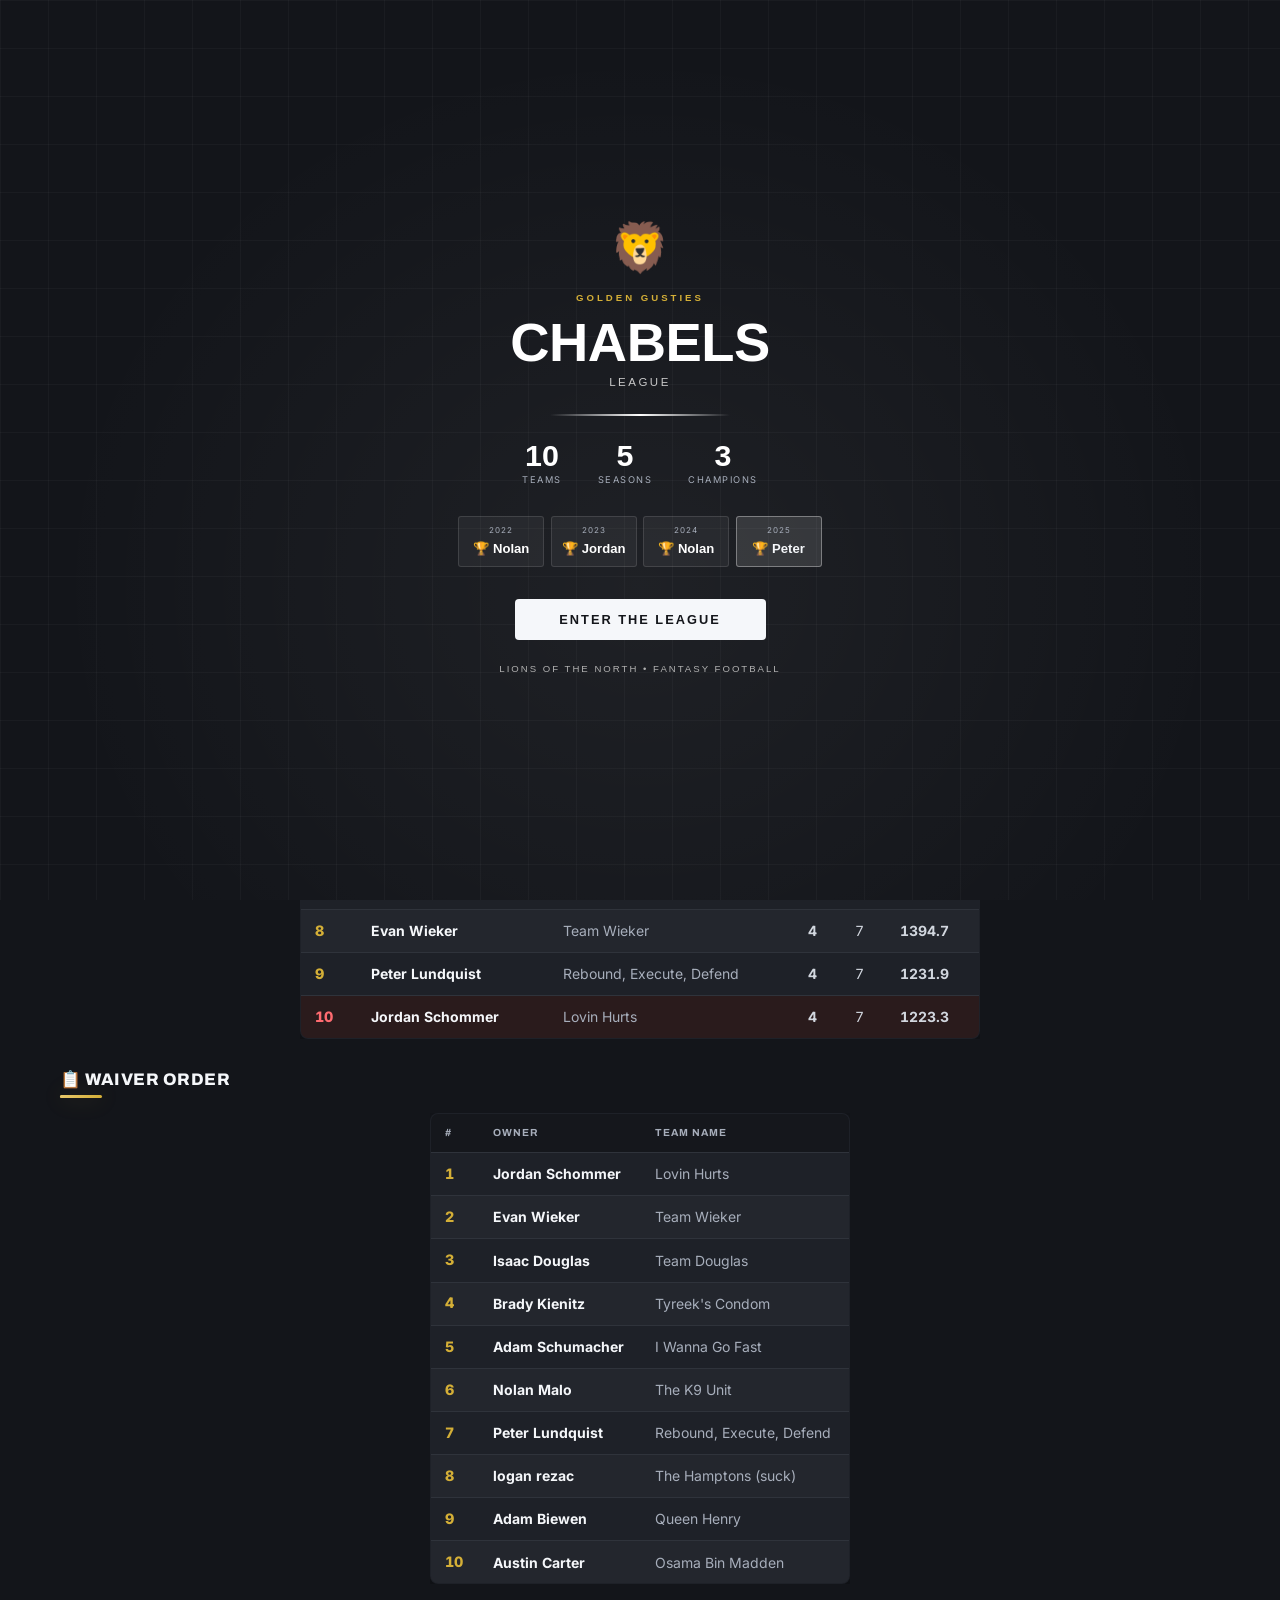
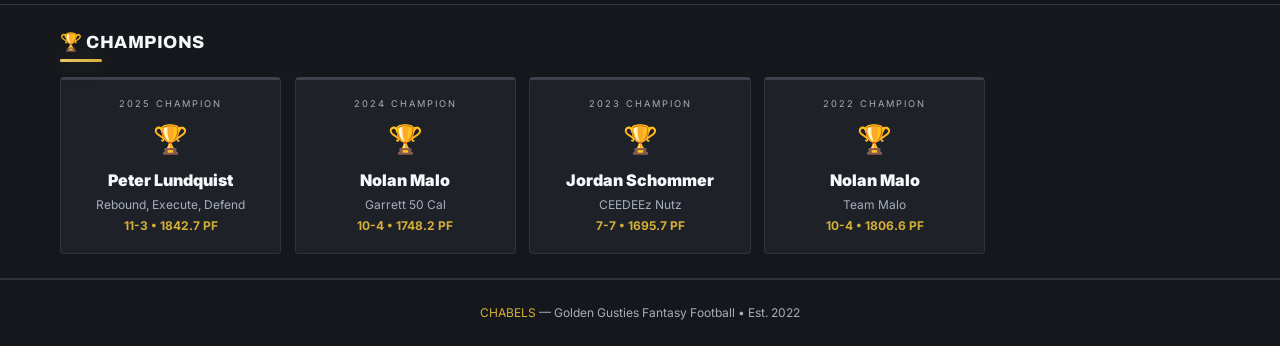
<file: index.html>
<!DOCTYPE html>
<html lang="en">
<head>
  <meta charset="UTF-8">
  <meta name="viewport" content="width=device-width, initial-scale=1.0">
  <title>Chabels — Fantasy Football</title>
  <meta http-equiv="refresh" content="0; url=home.html">
  <link rel="canonical" href="home.html">
  <script>window.location.replace('home.html');</script>
  <style>
    body{background:#13151a;color:#e8e8e8;font-family:system-ui,-apple-system,Segoe UI,Roboto,sans-serif;
         display:flex;align-items:center;justify-content:center;height:100vh;margin:0;text-align:center;}
    a{color:#f5f7fa;font-weight:700;text-decoration:none;}
  </style>
</head>
<body>
  <p>Redirecting to <a href="home.html">Chabels</a>…</p>
</body>
</html>
</file>
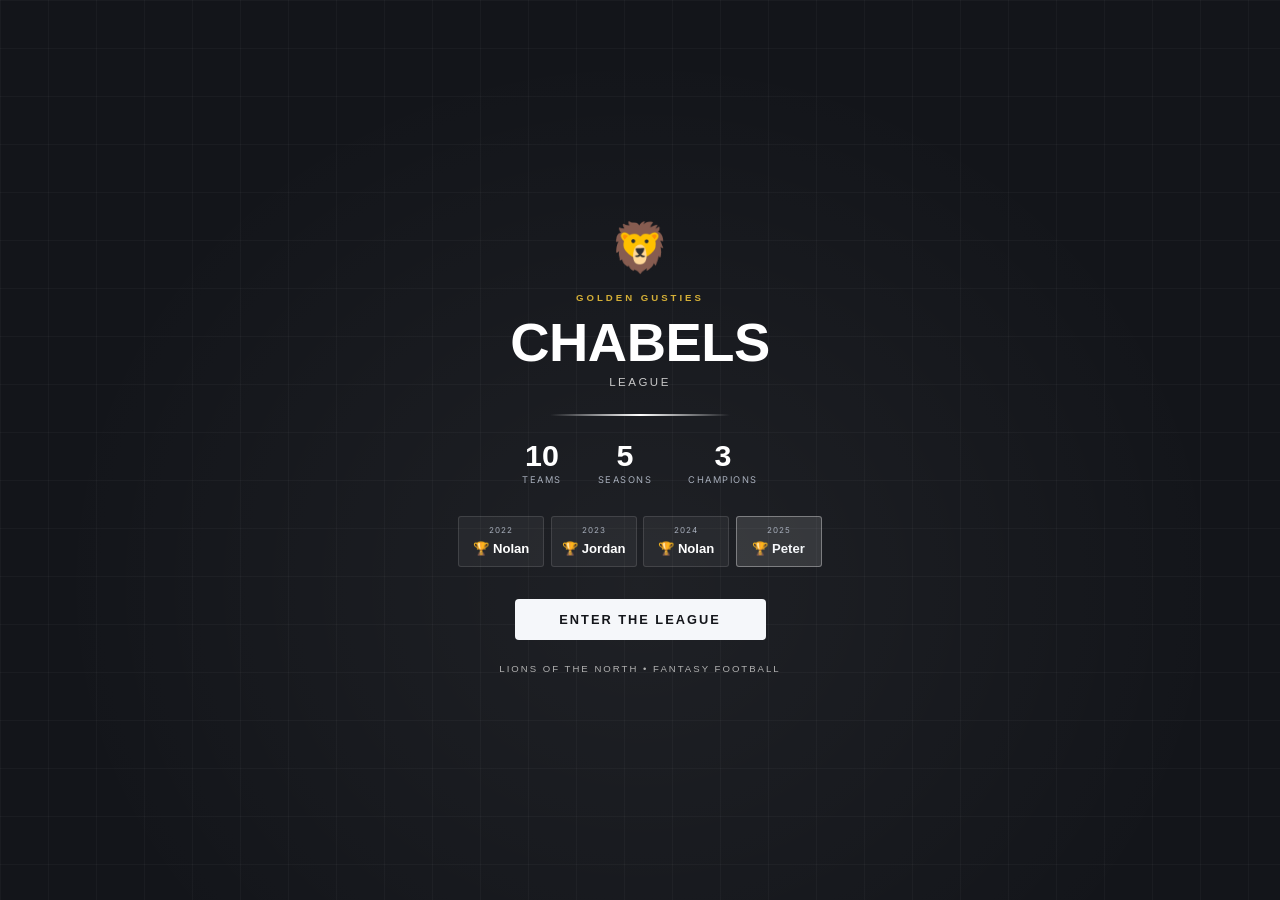
<file: awards.html>
<!DOCTYPE html>
<html lang="en">
<head>
  <meta charset="UTF-8">
  <meta name="viewport" content="width=device-width, initial-scale=1.0">
  <title>Awards — Chabels</title>
  <link rel="stylesheet" href="css/style.css?v=1">
  <style>
    .award-card { background:#1e2128;border:1px solid #2f333b;border-top:3px solid #3c414c;border-radius:6px;
      padding:1.3rem 1.4rem;box-shadow:0 1px 4px rgba(0,0,0,0.08); }
    .award-label { font-size:0.62rem;color:#a7aebb;letter-spacing:2px;text-transform:uppercase;font-weight:800;margin-bottom:0.5rem; }
    .award-value { font-size:1.3rem;font-weight:900;color:#f5f7fa;margin-bottom:0.2rem; }
    .award-sub { color:#a7aebb;font-size:0.8rem; }
  </style>
</head>
<body class="polish">

  <nav class="nav">
    <div class="nav-inner">
      <a href="home.html" class="nav-logo" style="display:flex;align-items:center;"><svg width="30" height="34" viewBox="0 0 60 68" style="vertical-align:middle;margin-right:0.4rem;flex-shrink:0;" aria-hidden="true">
        <path d="M30 2 L56 12 V34 C56 50 44 60 30 66 C16 60 4 50 4 34 V12 Z" fill="#0a0a0a" stroke="#D4AF37" stroke-width="3"/>
        <text x="30" y="42" font-family="Georgia, serif" font-size="28" font-weight="700" fill="#D4AF37" text-anchor="middle">G</text>
      </svg><span>CHABELS<span class="sub">Golden Gusties League</span></span></a>
      <div class="nav-toggle"><span></span><span></span><span></span></div>
      <div class="nav-links">
        <a href="home.html">Home</a>
        <a href="teams.html">Teams</a>
        <a href="history.html">History</a>
        <a href="awards.html" class="active">Awards</a>
        <a href="matchups.html">Matchups</a>
        <a href="trade-analyzer.html">Trade Analyzer</a>
      </div>
    </div>
  </nav>

  <section class="page-header">
    <h1>LEAGUE <span class="gold">RECORDS</span></h1>
    <p>All-time records, computed fresh from every game ever played.</p>
  </section>

  <section class="section">
    <div id="awards-grid" style="display:grid;grid-template-columns:repeat(auto-fill,minmax(230px,1fr));gap:0.9rem;max-width:900px;margin:0 auto;">
      <p style="color:#a7aebb;text-align:center;">No records yet — run the ESPN sync.</p>
    </div>
  </section>

  <footer class="footer">
    <p><span class="gold">CHABELS</span> &mdash; Golden Gusties Fantasy Football &bull; Est. 2022</p>
  </footer>

  <script src="js/site-data.js"></script>
  <script src="js/gate.js"></script>
  <script>
    document.querySelector('.nav-toggle')?.addEventListener('click', () => {
      document.querySelector('.nav-links').classList.toggle('open');
    });

    (function () {
      var d = window.SITE_DATA || {};
      var r = d.records || {};
      var cards = [];

      if (r.best_week) {
        cards.push({ emoji: '🔥', label: 'Highest Single-Week Score', value: r.best_week.points + ' pts',
          sub: r.best_week.owner + ' — Week ' + r.best_week.week + ', ' + r.best_week.season });
      }
      if (r.biggest_blowout) {
        var b = r.biggest_blowout;
        cards.push({ emoji: '💥', label: 'Biggest Blowout', value: b.margin + ' pt margin',
          sub: b.winner + ' ' + b.winner_pts + ' — ' + b.loser + ' ' + b.loser_pts + ' (Wk ' + b.week + ', ' + b.season + ')' });
      }
      if (r.most_career_wins) {
        cards.push({ emoji: '👑', label: 'Career Wins Leader', value: r.most_career_wins.w + '-' + r.most_career_wins.l,
          sub: r.most_career_wins.owner });
      }
      if (r.most_career_pf) {
        cards.push({ emoji: '📊', label: 'Career Points-For Leader', value: r.most_career_pf.pf,
          sub: r.most_career_pf.owner });
      }
      if (d.reigning_champion) {
        cards.push({ emoji: '🏆', label: d.reigning_champion.season + ' Champion', value: d.reigning_champion.owner,
          sub: d.reigning_champion.team + ' \u2022 ' + d.reigning_champion.record });
      }
      if (d.reigning_last_place) {
        cards.push({ emoji: '📉', label: d.reigning_last_place.season + ' Last Place', value: d.reigning_last_place.owner,
          sub: d.reigning_last_place.team + ' \u2022 ' + d.reigning_last_place.record });
      }

      // Playoff wins / winning-seasons leaders from career data
      var career = Object.values(d.career || {});
      if (career.length) {
        var topPlayoff = career.slice().sort(function (a, b) { return b.playoff_wins - a.playoff_wins; })[0];
        if (topPlayoff && topPlayoff.playoff_wins) {
          cards.push({ emoji: '⚔️', label: 'Most Playoff Wins', value: topPlayoff.playoff_wins, sub: topPlayoff.owner });
        }
        var repeats = {};
        (d.champions_timeline || []).forEach(function (c) { repeats[c.owner] = (repeats[c.owner] || 0) + 1; });
        var uniqueChamps = Object.keys(repeats).length;
        var totalTitles = (d.champions_timeline || []).length;
        if (totalTitles) {
          cards.push({ emoji: '🎲', label: 'Parity Check', value: uniqueChamps + ' / ' + totalTitles,
            sub: uniqueChamps + ' different champions in ' + totalTitles + ' seasons' });
        }
      }

      if (cards.length) {
        document.getElementById('awards-grid').innerHTML = cards.map(function (c) {
          return '<div class="award-card"><div class="award-label">' + c.emoji + ' ' + c.label + '</div>' +
            '<div class="award-value">' + c.value + '</div><div class="award-sub">' + c.sub + '</div></div>';
        }).join('');
      }
    })();
  </script>
  <script src="js/polish.js"></script>
</body>
</html>
</file>
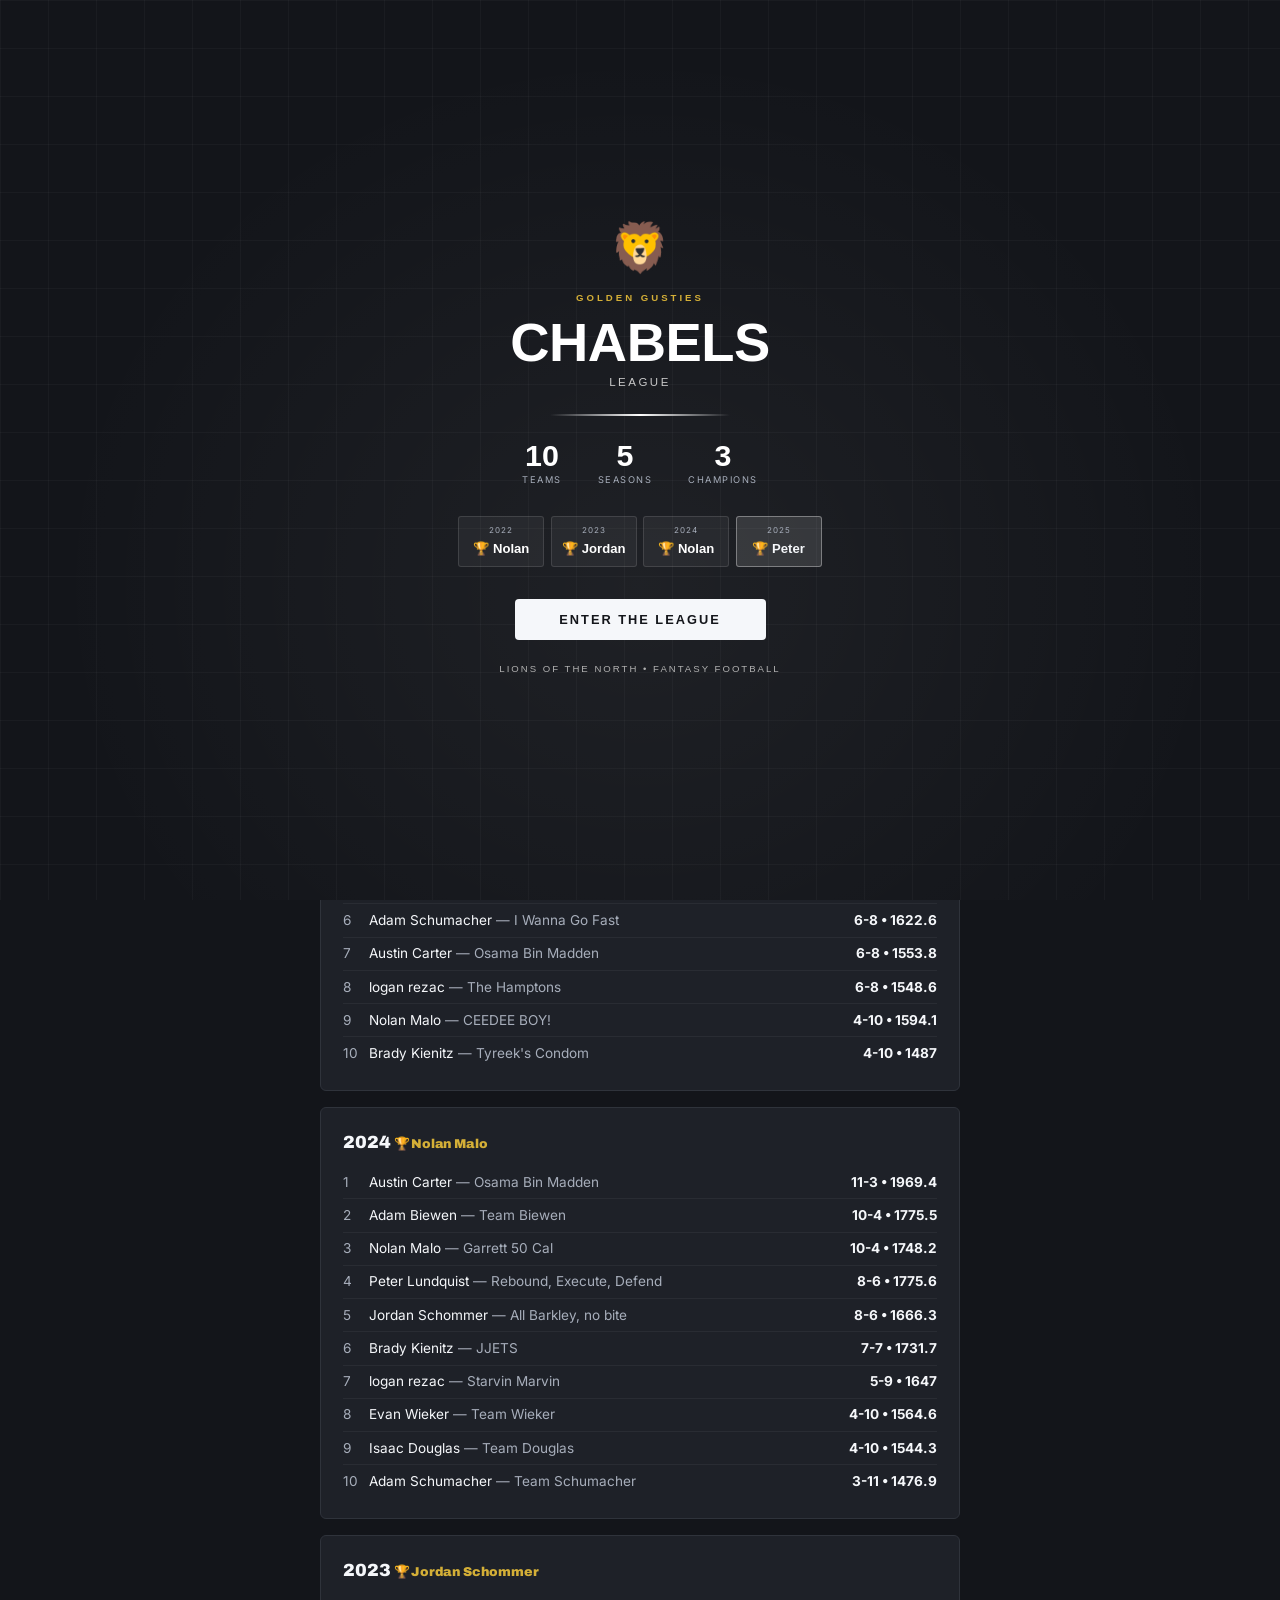
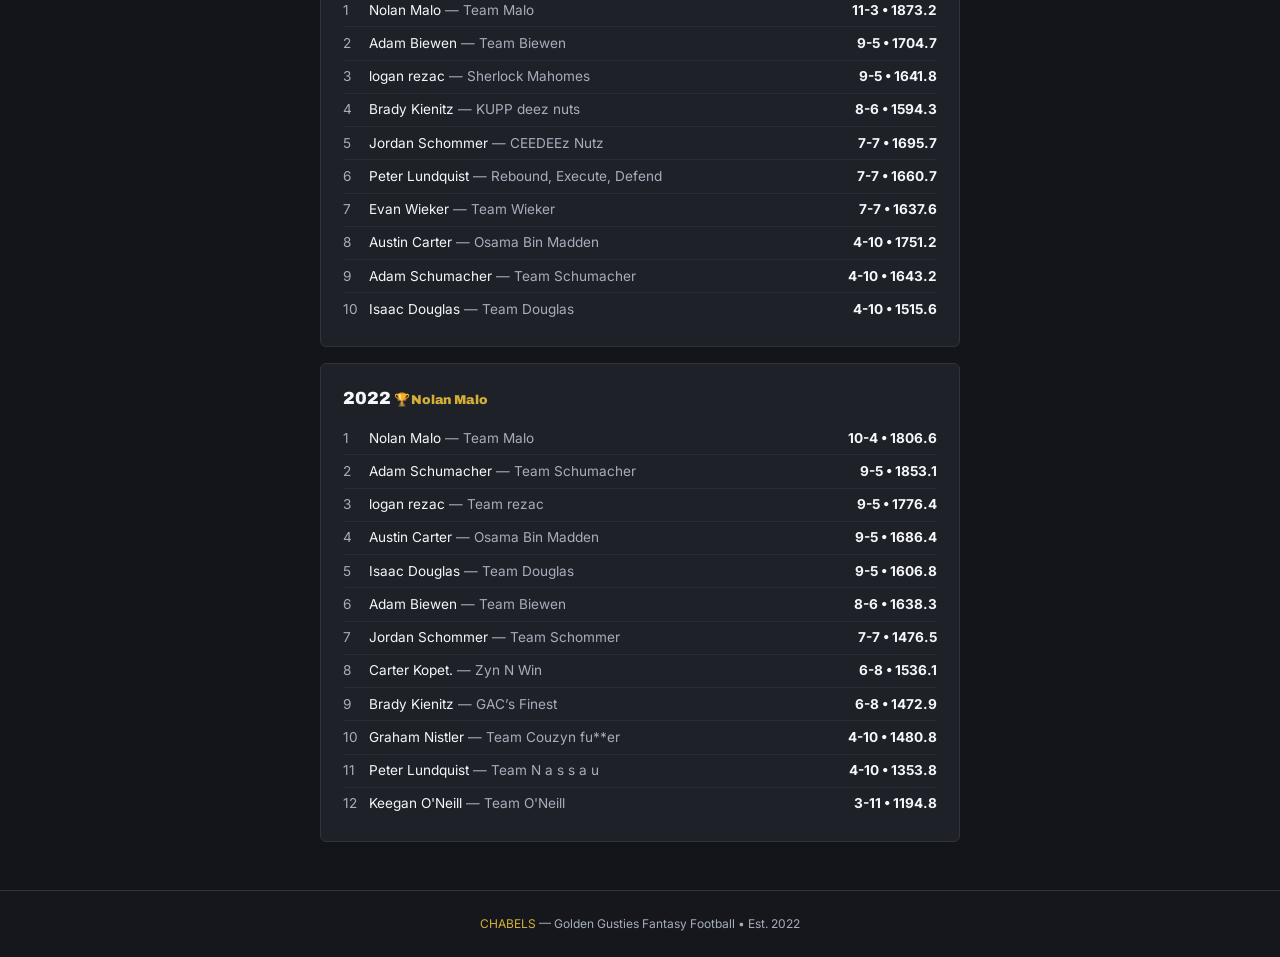
<file: history.html>
<!DOCTYPE html>
<html lang="en">
<head>
  <meta charset="UTF-8">
  <meta name="viewport" content="width=device-width, initial-scale=1.0">
  <title>History — Chabels</title>
  <link rel="stylesheet" href="css/style.css?v=1">
  <style>
    .hist-season { background:#1e2128;border:1px solid #2f333b;border-radius:6px;padding:1.3rem 1.4rem;margin-bottom:1rem; }
    .hist-season h3 { font-size:1.1rem;font-weight:900;color:#f5f7fa;margin-bottom:0.6rem; }
    .hist-row { display:flex;justify-content:space-between;padding:0.35rem 0;border-bottom:1px solid rgba(255,255,255,0.05);font-size:0.85rem; }
    .hist-row:last-child { border-bottom:none; }
    .hist-row .rank { color:#a7aebb;width:1.6rem;display:inline-block; }
  </style>
</head>
<body class="polish">

  <nav class="nav">
    <div class="nav-inner">
      <a href="home.html" class="nav-logo" style="display:flex;align-items:center;"><svg width="30" height="34" viewBox="0 0 60 68" style="vertical-align:middle;margin-right:0.4rem;flex-shrink:0;" aria-hidden="true">
        <path d="M30 2 L56 12 V34 C56 50 44 60 30 66 C16 60 4 50 4 34 V12 Z" fill="#0a0a0a" stroke="#D4AF37" stroke-width="3"/>
        <text x="30" y="42" font-family="Georgia, serif" font-size="28" font-weight="700" fill="#D4AF37" text-anchor="middle">G</text>
      </svg><span>CHABELS<span class="sub">Golden Gusties League</span></span></a>
      <div class="nav-toggle"><span></span><span></span><span></span></div>
      <div class="nav-links">
        <a href="home.html">Home</a>
        <a href="teams.html">Teams</a>
        <a href="history.html" class="active">History</a>
        <a href="awards.html">Awards</a>
        <a href="matchups.html">Matchups</a>
        <a href="trade-analyzer.html">Trade Analyzer</a>
      </div>
    </div>
  </nav>

  <section class="page-header">
    <h1>LEAGUE <span class="gold">HISTORY</span></h1>
    <p id="history-sub">Every season, straight from ESPN.</p>
  </section>

  <section class="section">
    <div id="history-list" style="max-width:640px;margin:0 auto;">
      <p style="text-align:center;color:#a7aebb;">No history yet — run the ESPN sync.</p>
    </div>
  </section>

  <footer class="footer">
    <p><span class="gold">CHABELS</span> &mdash; Golden Gusties Fantasy Football &bull; Est. 2022</p>
  </footer>

  <script src="js/site-data.js"></script>
  <script src="js/gate.js"></script>
  <script>
    document.querySelector('.nav-toggle')?.addEventListener('click', () => {
      document.querySelector('.nav-links').classList.toggle('open');
    });

    (function () {
      var d = window.SITE_DATA || {};
      var champsBySeason = {};
      (d.champions_timeline || []).forEach(function (c) { champsBySeason[c.season] = c; });
      var lastBySeason = {};
      (d.last_place_timeline || []).forEach(function (l) { lastBySeason[l.season] = l; });

      // Build per-season standings by scanning every owner's season list
      var seasons = {};
      Object.keys(d.career || {}).forEach(function (guid) {
        var t = d.career[guid];
        (t.seasons || []).forEach(function (s) {
          seasons[s.season] = seasons[s.season] || [];
          seasons[s.season].push({ owner: t.owner, team: s.team, record: s.record, pf: s.pf });
        });
      });

      var years = Object.keys(seasons).map(Number).sort(function (a, b) { return b - a; });
      if (!years.length) return;

      document.getElementById('history-sub').textContent =
        d.first_season + '–' + d.current_season + ' \u2022 ' + years.length + ' seasons';

      document.getElementById('history-list').innerHTML = years.map(function (y) {
        var rows = seasons[y].slice().sort(function (a, b) {
          var aw = +a.record.split('-')[0], bw = +b.record.split('-')[0];
          if (bw !== aw) return bw - aw;
          return b.pf - a.pf;
        });
        var champ = champsBySeason[y];
        var body = rows.map(function (r, i) {
          return '<div class="hist-row"><span><span class="rank">' + (i + 1) + '</span>' + r.owner +
            ' <span style="color:#a7aebb;">— ' + r.team + '</span></span>' +
            '<span style="font-weight:700;">' + r.record + ' \u2022 ' + r.pf + '</span></div>';
        }).join('');
        return '<div class="hist-season"><h3>' + y + (champ ? ' <span style="color:#D4AF37;font-size:0.8rem;">🏆 ' + champ.owner + '</span>' : ' <span style="color:#a7aebb;font-size:0.8rem;">in progress</span>') + '</h3>' + body + '</div>';
      }).join('');
    })();
  </script>
  <script src="js/polish.js"></script>
</body>
</html>
</file>
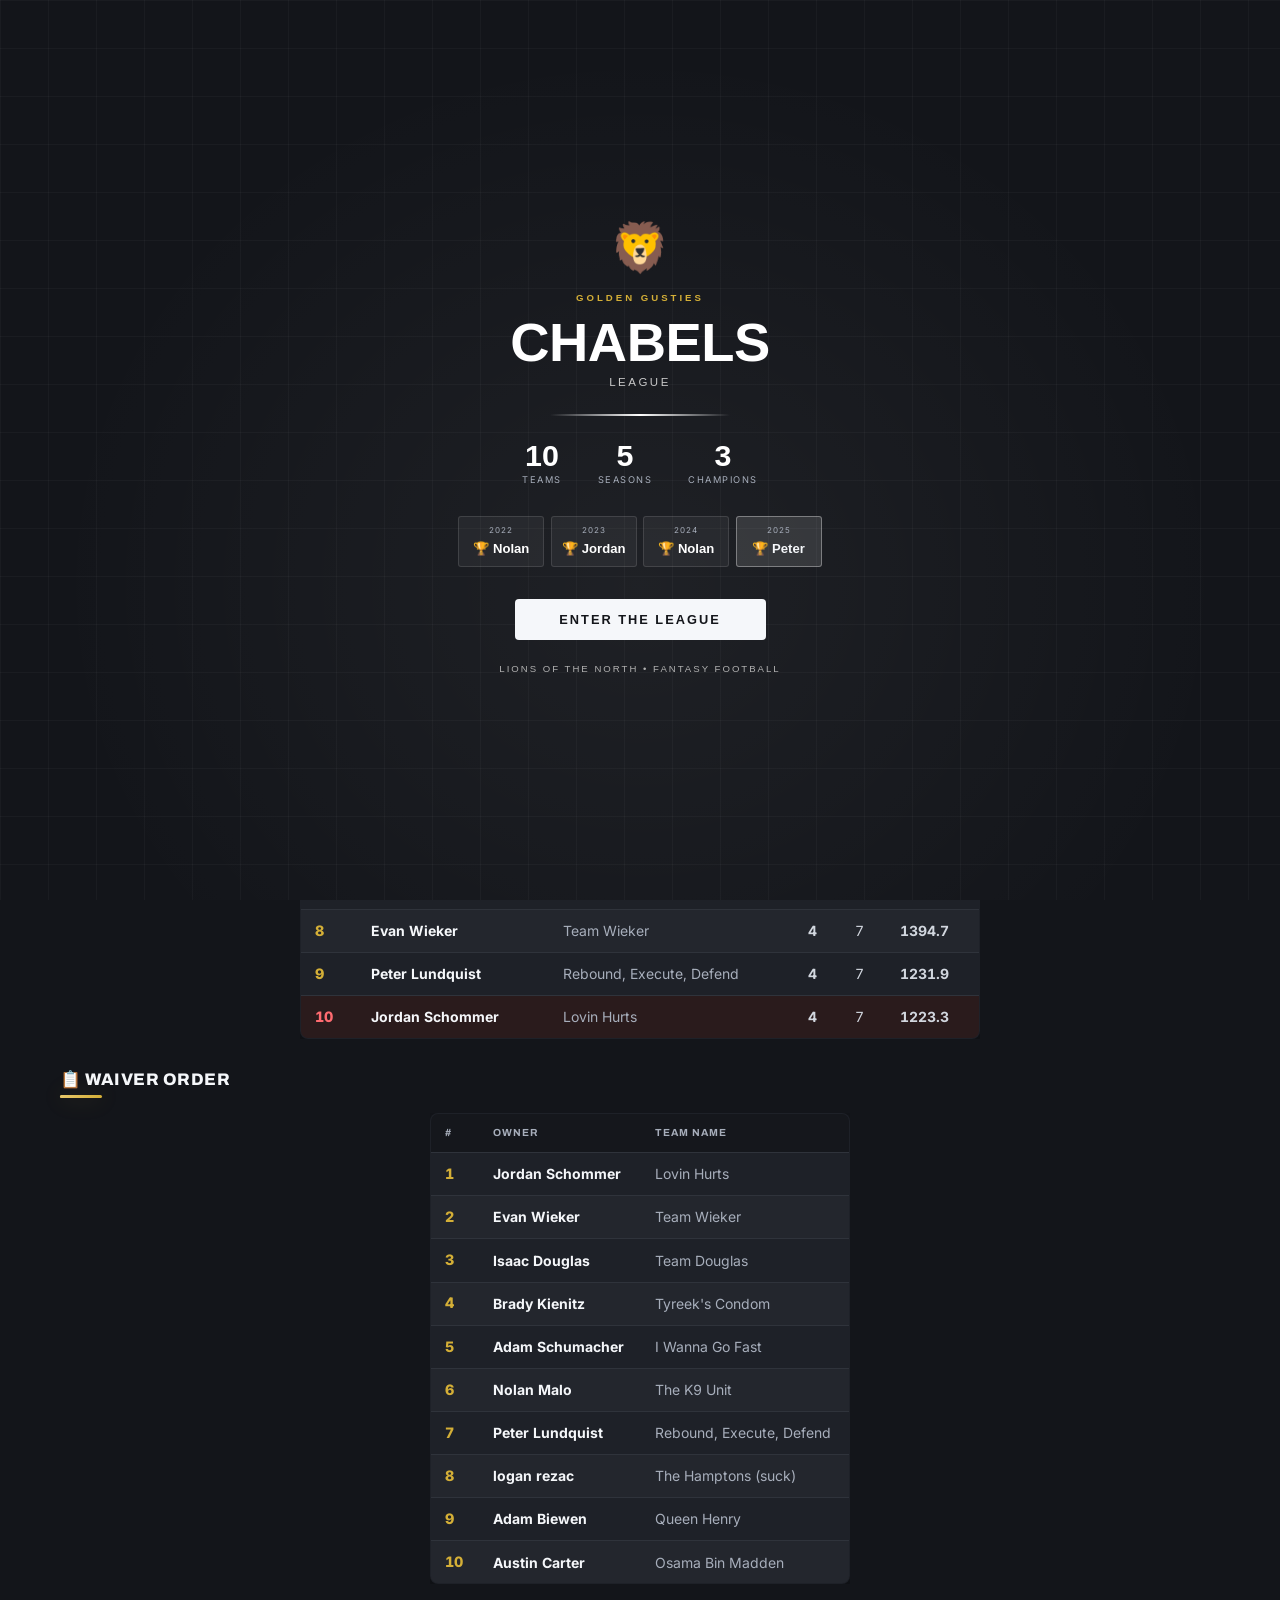
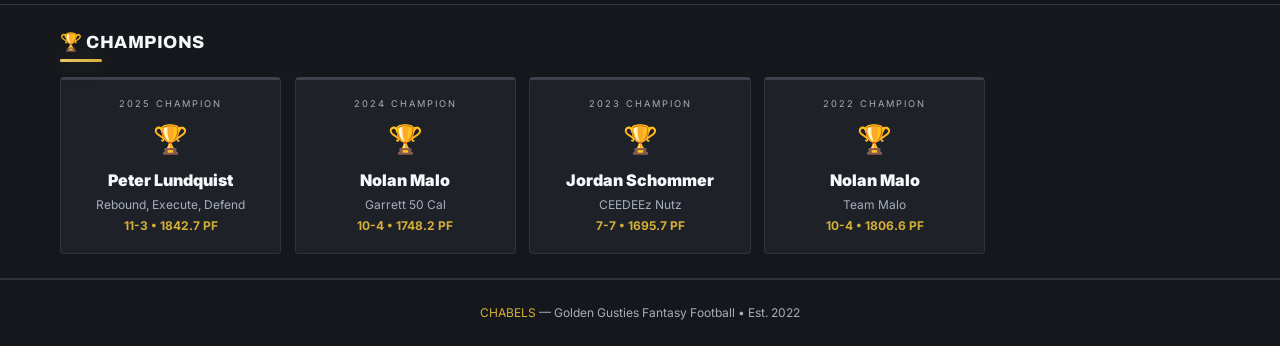
<file: home.html>
<!DOCTYPE html>
<html lang="en">
<head>
  <meta charset="UTF-8">
  <meta name="viewport" content="width=device-width, initial-scale=1.0">
  <title>Chabels — Fantasy Football</title>
  <link rel="stylesheet" href="css/style.css?v=1">
</head>
<body class="polish">

  <nav class="nav">
    <div class="nav-inner">
      <a href="home.html" class="nav-logo" style="display:flex;align-items:center;"><svg width="30" height="34" viewBox="0 0 60 68" style="vertical-align:middle;margin-right:0.4rem;flex-shrink:0;" aria-hidden="true">
        <path d="M30 2 L56 12 V34 C56 50 44 60 30 66 C16 60 4 50 4 34 V12 Z" fill="#0a0a0a" stroke="#D4AF37" stroke-width="3"/>
        <text x="30" y="42" font-family="Georgia, serif" font-size="28" font-weight="700" fill="#D4AF37" text-anchor="middle">G</text>
      </svg><span>CHABELS<span class="sub">Golden Gusties League</span></span></a>
      <div class="nav-toggle"><span></span><span></span><span></span></div>
      <div class="nav-links">
        <a href="home.html" class="active">Home</a>
        <a href="teams.html">Teams</a>
        <a href="history.html">History</a>
        <a href="awards.html">Awards</a>
        <a href="matchups.html">Matchups</a>
        <a href="trade-analyzer.html">Trade Analyzer</a>
      </div>
    </div>
  </nav>

  <div class="ticker-wrap">
    <div class="ticker-label">Live</div>
    <div class="ticker-track">
      <div class="ticker-inner" id="ticker-inner">
        <span>Loading league data…</span>
      </div>
    </div>
  </div>

  <section class="hero">
    <div style="font-size:0.68rem;color:#D4AF37;letter-spacing:3px;text-transform:uppercase;margin-bottom:0.5rem;">🏈 Fantasy Football</div>
    <h1><span class="gold">CHABELS</span></h1>
    <p class="hero-subtitle" id="hero-subtitle" style="margin-top:0.3rem;">&nbsp;</p>
  </section>

  <div style="background:#16181d;border-bottom:1px solid #2f333b;">
    <div class="section" style="padding-top:1.25rem;padding-bottom:1.25rem;">
      <div class="hero-cards" id="hero-cards"></div>
    </div>
  </div>

  <section class="section" style="padding-top:1.25rem;padding-bottom:1.25rem;">
    <h2 class="section-title" style="font-size:1.05rem;" id="standings-title">Standings</h2>
    <div class="gold-line"></div>
    <div class="table-scroll" style="overflow-x:auto;max-width:680px;margin:0 auto;">
      <table class="data-table standings-compact" style="font-size:0.78rem;">
        <thead>
          <tr><th>#</th><th>Owner</th><th>Team Name</th><th>W</th><th>L</th><th>PF</th></tr>
        </thead>
        <tbody id="standings-body">
          <tr><td colspan="6" style="text-align:center;color:#a7aebb;padding:1.5rem;">No data yet — run the ESPN sync.</td></tr>
        </tbody>
      </table>
    </div>
  </section>

  <section class="section" id="waiver-section" style="padding-top:0.5rem;padding-bottom:1.25rem;display:none;">
    <h2 class="section-title" style="font-size:1.05rem;">📋 Waiver Order</h2>
    <div class="gold-line"></div>
    <div class="table-scroll" style="overflow-x:auto;max-width:420px;margin:0 auto;">
      <table class="data-table standings-compact" style="font-size:0.78rem;">
        <thead><tr><th>#</th><th>Owner</th><th>Team Name</th></tr></thead>
        <tbody id="waiver-body"></tbody>
      </table>
    </div>
  </section>

  <div style="background:#16181d;border-top:1px solid #2f333b;border-bottom:1px solid #2f333b;">
    <section class="section" style="padding-top:1.5rem;padding-bottom:1.5rem;">
      <h2 class="section-title">🏆 Champions</h2>
      <div class="gold-line"></div>
      <div id="champions-grid" style="display:grid;grid-template-columns:repeat(auto-fill,minmax(210px,1fr));gap:0.85rem;">
        <p style="color:#a7aebb;">No completed seasons yet.</p>
      </div>
    </section>
  </div>

  <footer class="footer">
    <p><span class="gold">CHABELS</span> &mdash; Golden Gusties Fantasy Football &bull; Est. 2022</p>
  </footer>

  <script src="js/site-data.js"></script>
  <script src="js/gate.js"></script>
  <script>
    document.querySelector('.nav-toggle')?.addEventListener('click', () => {
      document.querySelector('.nav-links').classList.toggle('open');
    });

    (function render() {
      var d = window.SITE_DATA || {};
      var s = d.standings || [];

      document.getElementById('hero-subtitle').textContent =
        (s.length ? s.length + ' teams' : '') +
        (d.seasons_covered && d.seasons_covered.length ? ' \u2022 ' + d.seasons_covered.length + ' seasons' : '') +
        ' \u2022 Live from ESPN';

      // Ticker
      var ticker = [];
      if (d.reigning_champion) {
        var c = d.reigning_champion;
        ticker.push('🏆 ' + c.season + ' Champion: ' + c.owner + ' — "' + c.team + '" ' + c.record + ', ' + c.pf + ' PF');
      }
      if (d.records && d.records.best_week) {
        var b = d.records.best_week;
        ticker.push('🔥 All-time single-week record: ' + b.owner + ' ' + b.points + ' pts — Week ' + b.week + ', ' + b.season);
      }
      if (d.reigning_last_place) {
        var lp = d.reigning_last_place;
        ticker.push('📉 ' + lp.season + ' last place: ' + lp.owner + ' (' + lp.record + ')');
      }
      if (d.records && d.records.most_career_wins) {
        var mw = d.records.most_career_wins;
        ticker.push('👑 Career wins leader: ' + mw.owner + ' ' + mw.w + '-' + mw.l);
      }
      if (d.generated_at) {
        ticker.push('🔄 Last synced: ' + new Date(d.generated_at).toLocaleString());
      }
      document.getElementById('ticker-inner').innerHTML =
        (ticker.length ? ticker : ['Run the ESPN sync to populate this site.']).map(function (t) {
          return '<span>' + t + '</span>';
        }).join('');

      // Champion / last-place cards
      var cardsHtml = '';
      if (d.reigning_champion) {
        var c = d.reigning_champion;
        cardsHtml += '<div class="lift hero-card" style="background:#1e2128;border:1px solid #2f333b;border-left:5px solid #3c414c;border-radius:6px;padding:1.4rem 1.5rem;box-shadow:0 2px 10px rgba(0,0,0,0.10);display:flex;align-items:center;gap:1.1rem;">' +
          '<div class="hero-card-emoji" style="font-size:3.4rem;line-height:1;flex-shrink:0;">🏆</div><div>' +
          '<div style="font-size:0.62rem;color:#D4AF37;letter-spacing:2px;text-transform:uppercase;font-weight:800;margin-bottom:0.5rem;">Reigning Champion</div>' +
          '<div style="font-size:1.35rem;font-weight:900;color:#f5f7fa;margin-bottom:0.15rem;">' + c.owner + '</div>' +
          '<div style="color:#f5f7fa;font-size:0.85rem;font-style:italic;font-weight:600;margin-bottom:0.2rem;">"' + c.team + '"</div>' +
          '<div style="color:#a7aebb;font-size:0.8rem;">' + c.record + ' \u2022 ' + c.pf + ' PF \u2022 ' + c.season + ' Season Champion</div>' +
          '</div></div>';
      }
      if (d.reigning_last_place) {
        var lp = d.reigning_last_place;
        cardsHtml += '<div class="lift hero-card" style="background:#1e2128;border:1px solid #2f333b;border-left:5px solid #ff6b70;border-radius:6px;padding:1.4rem 1.5rem;box-shadow:0 2px 10px rgba(0,0,0,0.10);display:flex;align-items:center;gap:1.1rem;">' +
          '<div class="hero-card-emoji" style="font-size:3.4rem;line-height:1;flex-shrink:0;">🚽</div><div>' +
          '<div style="font-size:0.62rem;color:#ff6b70;letter-spacing:2px;text-transform:uppercase;font-weight:800;margin-bottom:0.5rem;">Last Place</div>' +
          '<div style="font-size:1.35rem;font-weight:900;color:#f5f7fa;margin-bottom:0.15rem;">' + lp.owner + '</div>' +
          '<div style="color:#ff6b70;font-size:0.85rem;font-style:italic;font-weight:600;margin-bottom:0.2rem;">"' + lp.team + '"</div>' +
          '<div style="color:#a7aebb;font-size:0.8rem;">' + lp.record + ' \u2022 ' + lp.pf + ' PF \u2022 ' + lp.season + ' Season</div>' +
          '</div></div>';
      }
      if (cardsHtml) document.getElementById('hero-cards').innerHTML = cardsHtml;

      // Standings
      document.getElementById('standings-title').textContent = (d.current_season || '') + ' Standings';
      if (s.length) {
        document.getElementById('standings-body').innerHTML = s.map(function (t, i) {
          var rank = i + 1;
          var rowStyle = rank === 1 ? ' style="background:#2b2410;"' : (rank === s.length ? ' style="background:#2a1b1c;"' : '');
          var numStyle = rank === s.length ? ' style="color:#ff6b70;"' : '';
          var href = 'teams.html?owner=' + encodeURIComponent(t.guid || '');
          return '<tr' + rowStyle + '><td><span class="rank-num"' + numStyle + '>' + rank + '</span></td>' +
            '<td><a href="' + href + '" class="standings-link" style="font-weight:700;color:#f5f7fa;">' + t.owner + '</a></td>' +
            '<td><a href="' + href + '" class="standings-link" style="color:#a7aebb;">' + t.name + '</a></td>' +
            '<td style="font-weight:700;">' + t.record.split('-')[0] + '</td>' +
            '<td>' + (t.record.split('-')[1] || 0) + '</td>' +
            '<td style="font-weight:700;">' + t.pf + '</td></tr>';
        }).join('');
      }

      // Waiver order
      var waivers = d.waiver_order || [];
      if (waivers.length) {
        document.getElementById('waiver-section').style.display = 'block';
        document.getElementById('waiver-body').innerHTML = waivers.map(function (w, i) {
          return '<tr><td><span class="rank-num">' + (i + 1) + '</span></td>' +
            '<td style="font-weight:700;color:#f5f7fa;">' + w.owner + '</td>' +
            '<td style="color:#a7aebb;">' + w.team + '</td></tr>';
        }).join('');
      }

      // Champions grid
      var champs = (d.champions_timeline || []).slice().reverse();
      if (champs.length) {
        document.getElementById('champions-grid').innerHTML = champs.map(function (c) {
          return '<div class="lift" style="background:#1e2128;border:1px solid #2f333b;border-top:3px solid #3c414c;border-radius:4px;padding:1.1rem;text-align:center;box-shadow:0 1px 4px rgba(0,0,0,0.08);">' +
            '<div style="font-size:0.58rem;color:#a7aebb;letter-spacing:2px;text-transform:uppercase;margin-bottom:0.4rem;">' + c.season + ' Champion</div>' +
            '<div style="font-size:1.75rem;margin-bottom:0.4rem;">🏆</div>' +
            '<div style="font-size:1rem;font-weight:900;color:#f5f7fa;">' + c.owner + '</div>' +
            '<div style="color:#a7aebb;font-size:0.75rem;margin-top:0.2rem;">' + c.team + '</div>' +
            '<div style="color:#D4AF37;font-size:0.75rem;font-weight:700;margin-top:0.15rem;">' + c.record + ' \u2022 ' + c.pf + ' PF</div></div>';
        }).join('');
      }
    })();
  </script>
  <script src="js/polish.js"></script>
</body>
</html>
</file>
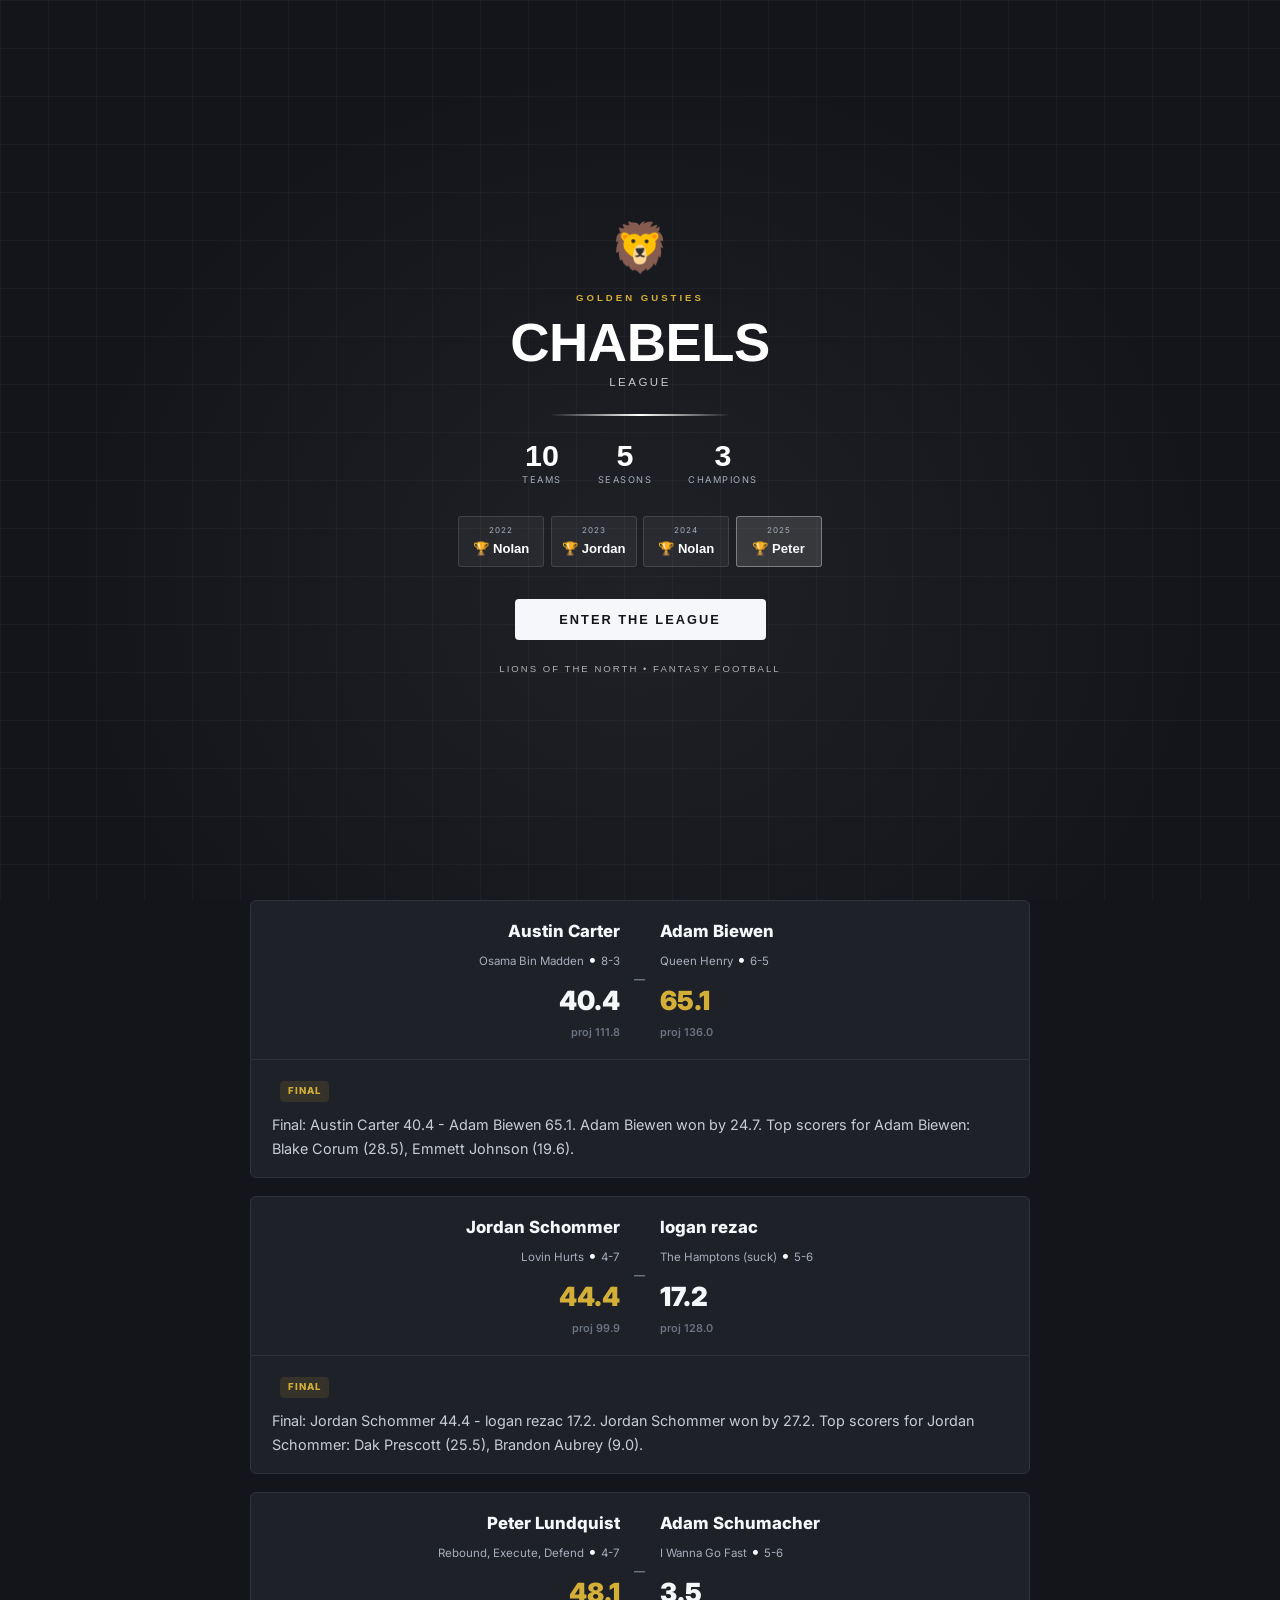
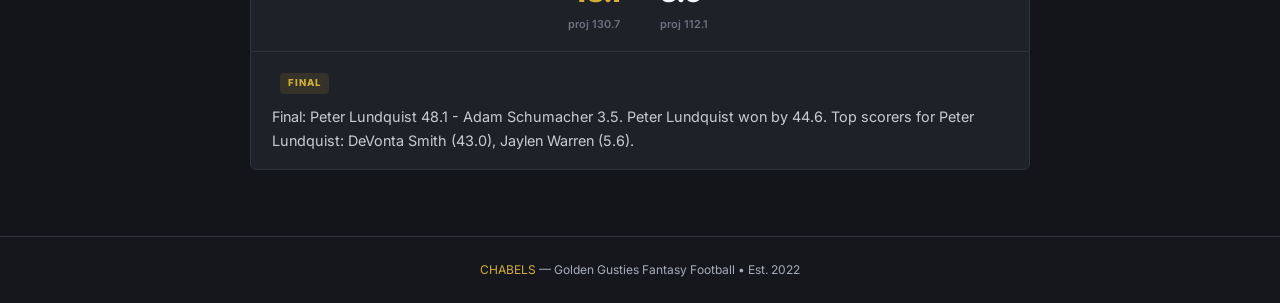
<file: matchups.html>
<!DOCTYPE html>
<html lang="en">
<head>
  <meta charset="UTF-8">
  <meta name="viewport" content="width=device-width, initial-scale=1.0">
  <title>Matchups — Chabels</title>
  <link rel="stylesheet" href="css/style.css?v=1">
  <style>
    .mx-wrap{max-width:820px;margin:0 auto;padding:0 1.25rem 3rem}
    .mx-card{background:#1e2128;border:1px solid #2f333b;border-radius:6px;margin-bottom:1.1rem;overflow:hidden}
    .mx-score{display:grid;grid-template-columns:1fr auto 1fr;align-items:center;gap:.5rem;padding:1.1rem 1.3rem;border-bottom:1px solid #2f333b}
    .mx-team{display:flex;flex-direction:column;gap:.15rem}
    .mx-team.away{text-align:right;align-items:flex-end}
    .mx-owner{font-weight:800;font-size:1.05rem;color:#f5f7fa}
    .mx-sub{font-size:.72rem;color:#a7aebb}
    .mx-link{text-decoration:none;transition:all 0.18s ease}
    .mx-link:hover .mx-owner{color:#D4AF37}
    .mx-link:hover .mx-sub{color:#D4AF37}
    .mx-pts{font-weight:900;font-size:1.65rem;color:#f5f7fa;margin-top:.35rem}
    .mx-pts.win{color:#D4AF37}
    .mx-proj-sub{font-size:.68rem;color:#6b7280;margin-top:.1rem;font-weight:600}
    .mx-vs{font-weight:800;font-size:.7rem;color:#6b7280;letter-spacing:.1em;padding:0 .4rem;text-align:center}
    .mx-body{padding:1.1rem 1.3rem}
    .mx-body p{color:#c8ccd6;font-size:.9rem;line-height:1.6;margin:0}
    .mx-badge{display:inline-block;font-size:.6rem;font-weight:800;letter-spacing:.1em;text-transform:uppercase;
      padding:.2rem .5rem;border-radius:4px;background:rgba(212, 175, 55,0.12);color:#D4AF37;margin-left:.5rem;vertical-align:middle}
    .mx-extra{padding:0 1.3rem 1.2rem;display:grid;grid-template-columns:1fr 1fr;gap:1rem}
    @media (max-width:560px){.mx-extra{grid-template-columns:1fr}}
    .mx-form{background:#181a1f;border:1px solid #2f333b;border-radius:6px;padding:.8rem .9rem}
    .mx-form-title{font-size:.6rem;color:#a7aebb;letter-spacing:.1em;text-transform:uppercase;font-weight:800;margin-bottom:.45rem}
    .mx-form-line{font-size:.82rem;color:#e8e8e8}
    .mx-trend-up{color:#D4AF37}
    .mx-trend-down{color:#ff6b70}
    .mx-trend-steady{color:#a7aebb}
    .mx-watch{background:#181a1f;border:1px solid #2f333b;border-radius:6px;padding:.8rem .9rem}
    .mx-watch-row{display:flex;justify-content:space-between;font-size:.82rem;padding:.25rem 0;border-bottom:1px solid rgba(255,255,255,0.05)}
    .mx-watch-row:last-child{border-bottom:none}
    .mx-watch-name{color:#f5f7fa;font-weight:700}
    .mx-watch-meta{color:#a7aebb;font-size:.72rem}
    .mx-watch-proj{color:#D4AF37;font-weight:800}
    .mx-injury{color:#ff6b70;font-weight:800;font-size:.65rem;margin-left:.3rem;vertical-align:middle}
    .mx-story{padding:0 1.3rem 1rem;display:flex;flex-wrap:wrap;gap:.4rem}
    .mx-chip{font-size:.72rem;font-weight:700;padding:.3rem .65rem;border-radius:20px;
      background:rgba(255,255,255,0.05);border:1px solid #2f333b;color:#c8ccd6}
    .mx-chip.hot{background:rgba(255,107,112,0.1);border-color:rgba(255,107,112,0.3);color:#ff8a8e}
    .mx-facts{background:#181a1f;border:1px solid #2f333b;border-radius:6px;padding:.8rem .9rem;grid-column:1 / -1}
    .mx-fact-row{font-size:.82rem;color:#e8e8e8;padding:.2rem 0;display:flex;gap:.5rem}
    .mx-fact-row:before{content:"\2728";flex-shrink:0}
    .mx-edges{background:#181a1f;border:1px solid #2f333b;border-radius:6px;padding:.8rem .9rem}
    .mx-edge-row{display:grid;grid-template-columns:2.6rem 1fr 2.6rem;align-items:center;gap:.5rem;
      font-size:.78rem;padding:.2rem 0}
    .mx-edge-bar{height:6px;border-radius:3px;background:#2f333b;overflow:hidden;position:relative}
    .mx-edge-fill{position:absolute;top:0;bottom:0;background:#D4AF37}
    select#week-select {
      background:#1e2128;color:#f5f7fa;border:2px solid #2f333b;padding:0.6rem 1.2rem;border-radius:4px;
      font-weight:700;min-width:180px;cursor:pointer;
    }
  </style>
</head>
<body class="polish">

  <nav class="nav">
    <div class="nav-inner">
      <a href="home.html" class="nav-logo" style="display:flex;align-items:center;"><svg width="30" height="34" viewBox="0 0 60 68" style="vertical-align:middle;margin-right:0.4rem;flex-shrink:0;" aria-hidden="true">
        <path d="M30 2 L56 12 V34 C56 50 44 60 30 66 C16 60 4 50 4 34 V12 Z" fill="#0a0a0a" stroke="#D4AF37" stroke-width="3"/>
        <text x="30" y="42" font-family="Georgia, serif" font-size="28" font-weight="700" fill="#D4AF37" text-anchor="middle">G</text>
      </svg><span>CHABELS<span class="sub">Golden Gusties League</span></span></a>
      <div class="nav-toggle"><span></span><span></span><span></span></div>
      <div class="nav-links">
        <a href="home.html">Home</a>
        <a href="teams.html">Teams</a>
        <a href="history.html">History</a>
        <a href="awards.html">Awards</a>
        <a href="matchups.html" class="active">Matchups</a>
        <a href="trade-analyzer.html">Trade Analyzer</a>
      </div>
    </div>
  </nav>

  <section class="page-header">
    <h1>MATCHUP <span class="gold">CENTRAL</span></h1>
    <p id="mx-season-label">&nbsp;</p>
  </section>

  <div class="mx-wrap" style="padding-top:1.5rem;">
    <div style="text-align:center;margin-bottom:1.5rem;">
      <select id="week-select" onchange="showWeek(this.value)"></select>
    </div>
    <div id="mx-cards"><p style="text-align:center;color:#a7aebb;">No matchup data yet — run the ESPN sync.</p></div>
  </div>

  <footer class="footer">
    <p><span class="gold">CHABELS</span> &mdash; Golden Gusties Fantasy Football &bull; Est. 2022</p>
  </footer>

  <script src="js/site-data.js"></script>
  <script src="js/matchups-data.js"></script>
  <script src="js/gate.js"></script>
  <script>
    document.querySelector('.nav-toggle')?.addEventListener('click', () => {
      document.querySelector('.nav-links').classList.toggle('open');
    });

    var MD = window.MATCHUPS_DATA || { weeks: {} };
    var weeks = Object.keys(MD.weeks || {}).map(Number).sort(function (a, b) { return a - b; });

    document.getElementById('mx-season-label').textContent = MD.season ? (MD.season + ' season') : '';

    if (weeks.length) {
      var sel = document.getElementById('week-select');
      weeks.forEach(function (w) {
        var opt = document.createElement('option');
        opt.value = w; opt.textContent = 'Week ' + w;
        if (w === MD.current_week) opt.selected = true;
        sel.appendChild(opt);
      });
      showWeek(MD.current_week && MD.weeks[MD.current_week] ? MD.current_week : weeks[weeks.length - 1]);
    }

    function formLine(label, form) {
      if (!form) return '<div class="mx-form-line" style="color:#6b7280;">' + label + ': no games yet</div>';
      var trendClass = 'mx-trend-' + form.trend;
      var trendLabel = form.trend === 'up' ? '\u2191 trending up' : (form.trend === 'down' ? '\u2193 trending down' : '\u2192 steady');
      return '<div class="mx-form-line"><strong>' + label + '</strong>: ' + form.record_last_n +
        ' last ' + form.games_considered + ', ' + form.recent_avg + ' ppg ' +
        '(' + form.season_avg + ' szn avg) <span class="' + trendClass + '">' + trendLabel + '</span>' +
        (form.streak >= 2 ? ' \u2022 ' + form.streak + '-game ' + (form.streak_type === 'W' ? 'win streak \ud83d\udd25' : 'skid \u2744\ufe0f') : '') +
        '</div>';
    }

    function watchList(players) {
      if (!players || !players.length) return '';
      return players.map(function (p) {
        return '<div class="mx-watch-row"><span><span class="mx-watch-name">' + p.name +
          (p.injury ? '<span class="mx-injury">' + p.injury.slice(0, 1) + '</span>' : '') + '</span> ' +
          '<span class="mx-watch-meta">' + p.pos + ' \u2022 ' + p.pro + ' \u2022 ' + p.owner + '</span></span>' +
          '<span class="mx-watch-proj">' + p.proj + '</span></div>';
      }).join('');
    }

    function edgeRows(edges) {
      if (!edges || !edges.length) return '';
      return edges.map(function (e) {
        var total = e.home_proj + e.away_proj;
        var homePct = total > 0 ? Math.round(100 * e.home_proj / total) : 50;
        var color = e.edge === 'home' ? '#D4AF37' : (e.edge === 'away' ? '#5aa7ff' : '#6b7280');
        return '<div class="mx-edge-row"><span style="text-align:right;color:#a7aebb;">' + e.away_proj + '</span>' +
          '<span><div style="font-size:.62rem;color:#a7aebb;text-align:center;margin-bottom:.15rem;">' + e.pos + '</div>' +
          '<div class="mx-edge-bar"><div class="mx-edge-fill" style="left:' + (e.edge === 'away' ? 0 : 100 - homePct) + '%;' +
          'right:' + (e.edge === 'home' ? 0 : homePct) + '%;background:' + color + ';"></div></div></span>' +
          '<span style="color:#a7aebb;">' + e.home_proj + '</span></div>';
      }).join('');
    }

    function storylineChips(m) {
      var chips = [];
      if (m.revenge) {
        var whoWon = m.revenge.home_won ? m.home.owner : m.away.owner;
        chips.push('<span class="mx-chip">\ud83d\udd01 Rematch \u2014 ' + whoWon + ' won Wk ' + m.revenge.week +
          ' (' + m.revenge.home_pts + '-' + m.revenge.away_pts + ')</span>');
      }
      if (m.head_to_head) {
        var hw = m.head_to_head.home_w, hl = m.head_to_head.home_l;
        var h2hText;
        if (hw > hl) {
          h2hText = m.home.owner + ' leads ' + hw + '-' + hl + ' vs ' + m.away.owner;
        } else if (hl > hw) {
          h2hText = m.away.owner + ' leads ' + hl + '-' + hw + ' vs ' + m.home.owner;
        } else {
          h2hText = m.home.owner + ' and ' + m.away.owner + ' are tied ' + hw + '-' + hl + ' all-time';
        }
        chips.push('<span class="mx-chip">\ud83c\udfc6 All-time: ' + h2hText + '</span>');
      }
      return chips.join('');
    }

    function showWeek(week) {
      var games = (MD.weeks || {})[week] || [];
      document.getElementById('mx-cards').innerHTML = games.map(function (m) {
        var phase = m.phase;
        var badge = phase === 'preview' ? 'Preview' : 'Final';
        var aWin = phase !== 'preview' && m.away.actual > m.home.actual;
        var hWin = phase !== 'preview' && m.home.actual > m.away.actual;
        var aPts = phase === 'preview' ? m.away.projected : m.away.actual;
        var hPts = phase === 'preview' ? m.home.projected : m.home.actual;
        var mid = phase === 'preview' ? 'vs' : '\u2014';

        var extra = '';
        if (phase === 'preview') {
          var chips = storylineChips(m);
          extra = (chips ? '<div class="mx-story">' + chips + '</div>' : '') +
            '<div class="mx-extra">' +
            '<div class="mx-form"><div class="mx-form-title">Recent Form</div>' +
              formLine(m.away.owner, m.away_form) + formLine(m.home.owner, m.home_form) +
            '</div>' +
            '<div class="mx-watch"><div class="mx-form-title">Players to Watch</div>' +
              (watchList(m.players_to_watch) || '<div class="mx-form-line" style="color:#6b7280;">No projections yet</div>') +
            '</div>' +
            '<div class="mx-edges" style="grid-column:1 / -1;"><div class="mx-form-title">Positional Edge</div>' +
              (edgeRows(m.positional_edges) || '<div class="mx-form-line" style="color:#6b7280;">No roster data yet</div>') +
            '</div>' +
            (m.fun_facts && m.fun_facts.length ? '<div class="mx-facts"><div class="mx-form-title">Fun Facts</div>' +
              m.fun_facts.map(function (f) { return '<div class="mx-fact-row">' + f + '</div>'; }).join('') +
            '</div>' : '') +
            '</div>';
        }

        var awayHref = 'teams.html?owner=' + encodeURIComponent(m.away.guid || '');
        var homeHref = 'teams.html?owner=' + encodeURIComponent(m.home.guid || '');
        var awayProjLine = phase !== 'preview' ? '<div class="mx-proj-sub">proj ' + m.away.projected.toFixed(1) + '</div>' : '';
        var homeProjLine = phase !== 'preview' ? '<div class="mx-proj-sub">proj ' + m.home.projected.toFixed(1) + '</div>' : '';

        return '<article class="mx-card"><div class="mx-score">' +
          '<div class="mx-team away"><a href="' + awayHref + '" class="mx-link"><span class="mx-owner">' + m.away.owner + '</span></a>' +
          '<div><a href="' + awayHref + '" class="mx-link"><span class="mx-sub">' + m.away.team + '</span></a> \u2022 <span class="mx-sub">' + m.away.record + '</span></div>' +
          '<div class="mx-pts' + (aWin ? ' win' : '') + '">' + aPts.toFixed(1) + '</div>' + awayProjLine +
          '</div>' +
          '<div class="mx-vs">' + mid + '</div>' +
          '<div class="mx-team"><a href="' + homeHref + '" class="mx-link"><span class="mx-owner">' + m.home.owner + '</span></a>' +
          '<div><a href="' + homeHref + '" class="mx-link"><span class="mx-sub">' + m.home.team + '</span></a> \u2022 <span class="mx-sub">' + m.home.record + '</span></div>' +
          '<div class="mx-pts' + (hWin ? ' win' : '') + '">' + hPts.toFixed(1) + '</div>' + homeProjLine +
          '</div></div>' +
          '<div class="mx-body"><span class="mx-badge">' + badge + (m.playoff ? ' \u2022 Playoffs' : '') + '</span>' +
          '<p style="margin-top:0.7rem;">' + m.blurb + '</p></div>' + extra + '</article>';
      }).join('');
    }
  </script>
  <script src="js/polish.js"></script>
</body>
</html>
</file>
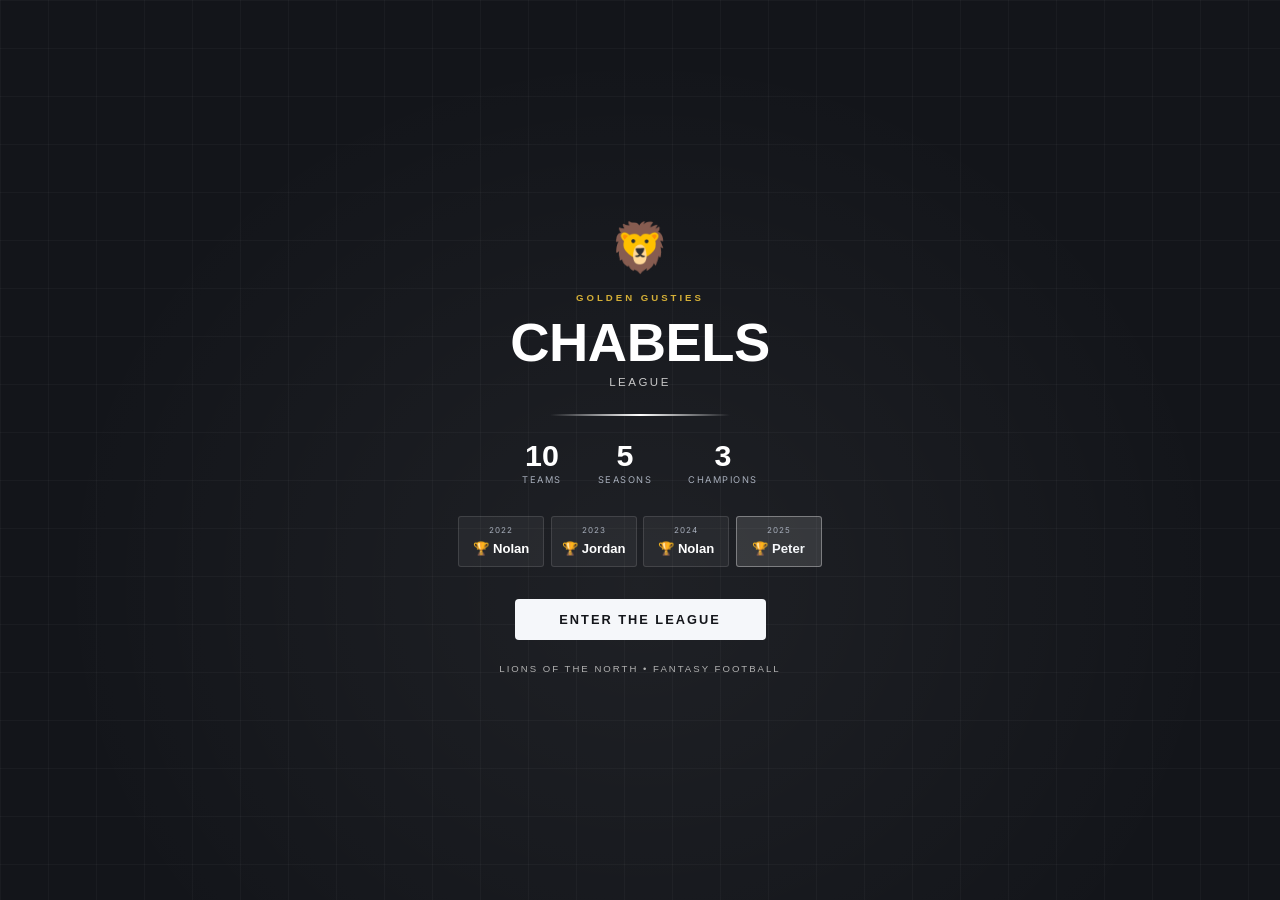
<file: teams.html>
<!DOCTYPE html>
<html lang="en">
<head>
  <meta charset="UTF-8">
  <meta name="viewport" content="width=device-width, initial-scale=1.0">
  <title>Teams — Chabels</title>
  <link rel="stylesheet" href="css/style.css?v=1">
  <style>
    #tp-h2h > div, #tp-seasons > div { border-bottom: 1px solid #2f333b !important; padding: 0.5rem 0.1rem !important; }
    #tp-h2h > div:last-child, #tp-seasons > div:last-child { border-bottom: none !important; }
    #tp-h2h span:first-child, #tp-seasons span:first-child { color: #f5f7fa !important; font-weight: 500; }
    #tp-seasons > div { display: grid !important; grid-template-columns: 3.2rem 3.2rem 5.5rem 1fr !important; align-items: center !important; column-gap: 0.5rem !important; }
    #tp-seasons > div > span { white-space: nowrap; overflow: hidden; text-overflow: ellipsis; }
    #tp-seasons > div > span:nth-child(4) { text-align: right; color: #a7aebb !important; }
    #tp-h2h > div { display: grid !important; grid-template-columns: 1fr auto !important; align-items: center !important; column-gap: 0.75rem !important; }
    @media (max-width: 480px) {
      #tp-seasons > div { grid-template-columns: 2.6rem 2.8rem 4.4rem 1fr !important; column-gap: 0.4rem !important; font-size: 0.8rem !important; }
      #tp-seasons > div > span:nth-child(3) { font-size: 0.74rem !important; }
      #tp-seasons > div > span:nth-child(4) { font-size: 0.72rem !important; }
    }
    select#team-select {
      background: #1e2128; color: #f5f7fa; border: 2px solid #2f333b; padding: 0.75rem 1.5rem;
      border-radius: 4px; font-family: -apple-system, BlinkMacSystemFont, 'Segoe UI', Roboto, sans-serif;
      font-size: 0.95rem; font-weight: 600; min-width: 260px; cursor: pointer; transition: border-color 0.18s ease;
    }
    select#team-select:focus { outline: none; border-color: #f5f7fa; }
    .pl-banner {
      display: inline-block; color: #ffffff; padding: 0.2rem 0.6rem; border-radius: 3px; font-size: 0.62rem;
      font-weight: 800; letter-spacing: 0.3px; text-transform: uppercase; margin: 0.15rem; white-space: nowrap;
    }
    .roster-table { width: 100%; border-collapse: collapse; font-size: 0.85rem; }
    .roster-table th { text-align: left; color: #a7aebb; font-size: 0.62rem; text-transform: uppercase;
      letter-spacing: 0.5px; font-weight: 800; padding: 0.4rem 0.5rem; border-bottom: 1px solid #2f333b; }
    .roster-table td { padding: 0.45rem 0.5rem; border-bottom: 1px solid rgba(255,255,255,0.05); color: #e8e8e8; }
    .roster-table tr.bench-row td { color: #a7aebb; }
    .roster-table tr.bench-row td:first-child { color: #a7aebb; }
    .roster-slot { color: #a7aebb; font-size: 0.72rem; font-weight: 700; width: 3rem; }
    .roster-name { font-weight: 700; color: #f5f7fa; }
    .roster-injury { color: #ff6b70; font-weight: 800; font-size: 0.62rem; margin-left: 0.35rem; }
    .roster-divider td { padding: 0.5rem 0.5rem 0.3rem; font-size: 0.6rem; color: #6b7280;
      text-transform: uppercase; letter-spacing: 1px; font-weight: 800; border-bottom: none; }
  </style>
</head>
<body class="polish">

  <nav class="nav">
    <div class="nav-inner">
      <a href="home.html" class="nav-logo" style="display:flex;align-items:center;"><svg width="30" height="34" viewBox="0 0 60 68" style="vertical-align:middle;margin-right:0.4rem;flex-shrink:0;" aria-hidden="true">
        <path d="M30 2 L56 12 V34 C56 50 44 60 30 66 C16 60 4 50 4 34 V12 Z" fill="#0a0a0a" stroke="#D4AF37" stroke-width="3"/>
        <text x="30" y="42" font-family="Georgia, serif" font-size="28" font-weight="700" fill="#D4AF37" text-anchor="middle">G</text>
      </svg><span>CHABELS<span class="sub">Golden Gusties League</span></span></a>
      <div class="nav-toggle"><span></span><span></span><span></span></div>
      <div class="nav-links">
        <a href="home.html">Home</a>
        <a href="teams.html" class="active">Teams</a>
        <a href="history.html">History</a>
        <a href="awards.html">Awards</a>
        <a href="matchups.html">Matchups</a>
        <a href="trade-analyzer.html">Trade Analyzer</a>
      </div>
    </div>
  </nav>

  <section class="page-header">
    <h1>TEAM <span class="gold">PROFILES</span></h1>
    <p>Select an owner to see their full history, head-to-head record, and career stats.</p>
  </section>

  <section class="section">
    <div style="text-align:center;margin-bottom:2rem;">
      <select id="team-select" onchange="showTeam(this.value)">
        <option value="">— Select Owner —</option>
      </select>
    </div>

    <div id="team-profile" style="display:none;">
      <div style="background:#13151a;border-radius:4px;padding:1.1rem 1.4rem;margin-bottom:1.1rem;display:flex;align-items:center;justify-content:space-between;flex-wrap:wrap;gap:0.75rem;">
        <div>
          <h2 id="tp-name" style="font-size:1.3rem;font-weight:900;color:#ffffff;text-transform:uppercase;letter-spacing:0.3px;margin-bottom:0.1rem;"></h2>
          <p id="tp-career" style="color:#a7aebb;font-size:0.8rem;"></p>
        </div>
        <div id="tp-win-pct" style="font-size:2rem;font-weight:900;color:#D4AF37;line-height:1;"></div>
      </div>

      <div id="tp-banners" style="margin-bottom:1.1rem;display:flex;flex-wrap:wrap;gap:0;"></div>

      <div style="display:grid;grid-template-columns:1fr 1fr;gap:1rem;margin-bottom:1.1rem;">
        <div style="background:#1e2128;border:1px solid #2f333b;border-top:3px solid #3c414c;border-radius:4px;padding:1.1rem;box-shadow:0 1px 4px rgba(0,0,0,0.07);">
          <div style="font-size:0.7rem;font-weight:800;color:#f5f7fa;text-transform:uppercase;letter-spacing:1px;margin-bottom:0.75rem;">📅 Season by Season</div>
          <div id="tp-seasons" style="font-size:0.85rem;"></div>
        </div>
        <div style="background:#1e2128;border:1px solid #2f333b;border-top:3px solid #3c414c;border-radius:4px;padding:1.1rem;box-shadow:0 1px 4px rgba(0,0,0,0.07);">
          <div style="font-size:0.7rem;font-weight:800;color:#f5f7fa;text-transform:uppercase;letter-spacing:1px;margin-bottom:0.75rem;">🆚 Head-to-Head All-Time</div>
          <div id="tp-h2h" style="font-size:0.85rem;"></div>
        </div>
      </div>

      <div style="display:grid;grid-template-columns:repeat(auto-fill,minmax(180px,1fr));gap:0.85rem;">
        <div style="background:#1e2128;border:1px solid #2f333b;border-radius:4px;padding:1rem;text-align:center;box-shadow:0 1px 4px rgba(0,0,0,0.07);">
          <div style="color:#a7aebb;font-size:0.65rem;text-transform:uppercase;letter-spacing:1px;margin-bottom:0.4rem;font-weight:700;">Best Single Week</div>
          <div id="tp-best" style="color:#D4AF37;font-size:2rem;font-weight:900;line-height:1;margin-bottom:0.15rem;"></div>
          <div id="tp-best-info" style="color:#a7aebb;font-size:0.75rem;"></div>
        </div>
        <div style="background:#1e2128;border:1px solid #2f333b;border-radius:4px;padding:1rem;text-align:center;box-shadow:0 1px 4px rgba(0,0,0,0.07);">
          <div style="color:#a7aebb;font-size:0.65rem;text-transform:uppercase;letter-spacing:1px;margin-bottom:0.4rem;font-weight:700;">Career Points For</div>
          <div id="tp-pf" style="color:#D4AF37;font-size:2rem;font-weight:900;line-height:1;"></div>
        </div>
      </div>

      <div style="background:#1e2128;border:1px solid #2f333b;border-top:3px solid #3c414c;border-radius:4px;padding:1.1rem;margin-top:1rem;box-shadow:0 1px 4px rgba(0,0,0,0.07);">
        <div style="font-size:0.7rem;font-weight:800;color:#f5f7fa;text-transform:uppercase;letter-spacing:1px;margin-bottom:0.75rem;">📋 Current Roster</div>
        <div style="overflow-x:auto;">
          <table class="roster-table">
            <thead><tr><th></th><th>Player</th><th>Pos</th><th>NFL</th><th>Proj</th><th>Actual</th></tr></thead>
            <tbody id="tp-roster"></tbody>
          </table>
        </div>
      </div>

      <div id="tp-draft-section" style="display:none;background:#1e2128;border:1px solid #2f333b;border-top:3px solid #3c414c;border-radius:4px;padding:1.1rem;margin-top:1rem;box-shadow:0 1px 4px rgba(0,0,0,0.07);">
        <div style="display:flex;align-items:center;justify-content:space-between;flex-wrap:wrap;gap:0.5rem;margin-bottom:0.9rem;">
          <div style="font-size:0.7rem;font-weight:800;color:#f5f7fa;text-transform:uppercase;letter-spacing:1px;">🎓 <span id="tp-draft-season-label">Draft Recap</span></div>
          <div id="tp-draft-grade" style="font-size:1.8rem;font-weight:900;line-height:1;"></div>
        </div>
        <p id="tp-draft-summary" style="color:#a7aebb;font-size:0.8rem;margin-bottom:0.9rem;"></p>
        <div style="display:grid;grid-template-columns:1fr 1fr;gap:0.85rem;margin-bottom:0.9rem;">
          <div style="background:#181a1f;border:1px solid #2f333b;border-radius:4px;padding:0.8rem;">
            <div style="font-size:0.6rem;color:#D4AF37;text-transform:uppercase;letter-spacing:1px;font-weight:800;margin-bottom:0.4rem;">✅ Best Value</div>
            <div id="tp-draft-best" style="font-size:0.82rem;color:#e8e8e8;"></div>
          </div>
          <div style="background:#181a1f;border:1px solid #2f333b;border-radius:4px;padding:0.8rem;">
            <div style="font-size:0.6rem;color:#ff6b70;text-transform:uppercase;letter-spacing:1px;font-weight:800;margin-bottom:0.4rem;">❌ Roughest Pick</div>
            <div id="tp-draft-worst" style="font-size:0.82rem;color:#e8e8e8;"></div>
          </div>
        </div>
        <div style="overflow-x:auto;">
          <table class="roster-table">
            <thead><tr><th>Rd.Pk</th><th>Player</th><th>Pts</th><th>Value</th></tr></thead>
            <tbody id="tp-draft-picks"></tbody>
          </table>
        </div>
        <p style="color:#6b7280;font-size:0.68rem;margin-top:0.7rem;">Grades compare draft slot to season-to-date production
          across the whole league &mdash; an early read that sharpens as the season goes on. Not an official ESPN metric.</p>
      </div>

      <div id="tp-draft-history-section" style="display:none;background:#1e2128;border:1px solid #2f333b;border-top:3px solid #3c414c;border-radius:4px;padding:1.1rem;margin-top:1rem;box-shadow:0 1px 4px rgba(0,0,0,0.07);">
        <div style="font-size:0.7rem;font-weight:800;color:#f5f7fa;text-transform:uppercase;letter-spacing:1px;margin-bottom:0.75rem;">📚 Draft History</div>
        <div id="tp-draft-history" style="display:flex;flex-wrap:wrap;gap:0.6rem;"></div>
      </div>
    </div>

    <p id="no-data-msg" style="text-align:center;color:#a7aebb;display:none;">No team data yet — run the ESPN sync to populate this page.</p>
  </section>

  <footer class="footer">
    <p><span class="gold">CHABELS</span> &mdash; Golden Gusties Fantasy Football &bull; Est. 2022</p>
  </footer>

  <script src="js/site-data.js"></script>
  <script src="js/gate.js"></script>
  <script>
    document.querySelector('.nav-toggle')?.addEventListener('click', () => {
      document.querySelector('.nav-links').classList.toggle('open');
    });

    var CAREER = (window.SITE_DATA && window.SITE_DATA.career) || {};
    var EXCLUDED_OWNERS = ["Keegan O'Neill", "Carter Kopet", "Carter Kopet.", "Graham Nistler"]
      .map(function (n) { return n.toLowerCase().replace(/[.\s]+$/, ''); });
    var owners = Object.keys(CAREER)
      .map(function (g) { return { guid: g, owner: CAREER[g].owner }; })
      .filter(function (o) {
        var norm = o.owner.trim().toLowerCase().replace(/[.\s]+$/, '');
        return EXCLUDED_OWNERS.indexOf(norm) === -1;
      })
      .sort(function (a, b) { return a.owner.localeCompare(b.owner); });

    if (!owners.length) {
      document.getElementById('no-data-msg').style.display = 'block';
    } else {
      var sel = document.getElementById('team-select');
      owners.forEach(function (o) {
        var opt = document.createElement('option');
        opt.value = o.guid; opt.textContent = o.owner;
        sel.appendChild(opt);
      });
    }

    var GRADE_COLORS = { 'A+': '#D4AF37', 'A': '#D4AF37', 'B': '#63d98a', 'C': '#a7aebb', 'D': '#ff9f5a', 'F': '#ff6b70' };

    function renderDraftRecap(draft) {
      document.getElementById('tp-draft-season-label').textContent = draft.season + ' Draft Recap';
      var gradeEl = document.getElementById('tp-draft-grade');
      gradeEl.textContent = draft.grade;
      gradeEl.style.color = GRADE_COLORS[draft.grade] || '#f5f7fa';
      document.getElementById('tp-draft-summary').textContent =
        'Ranked ' + draft.league_rank + ' of ' + draft.league_size + ' drafts in the league' +
        (draft.draft_type ? ' (' + draft.draft_type.toLowerCase() + ' draft)' : '') +
        (draft.mode === 'projected'
          ? ', based on ESPN\'s preseason projections \u2014 will switch to real results once games are played.'
          : ', based on how picks produced that season.');

      var ptsLabel = draft.mode === 'projected' ? 'proj. pts' : 'pts';
      function pickLine(p) {
        return p.name + ' (Round ' + p.round + ', Pick ' + p.pick_in_round + ')' +
          (p.dropped ? ' \u2014 since dropped' : ' \u2014 ' + p.points + ' ' + ptsLabel);
      }
      document.getElementById('tp-draft-best').textContent = pickLine(draft.best_pick);
      document.getElementById('tp-draft-worst').textContent = pickLine(draft.worst_pick);

      document.getElementById('tp-draft-picks').innerHTML = (draft.picks || []).map(function (p) {
        var vColor = p.value_diff > 0 ? '#D4AF37' : (p.value_diff < 0 ? '#ff6b70' : '#a7aebb');
        var vLabel = (p.value_diff > 0 ? '+' : '') + p.value_diff;
        return '<tr><td class="roster-slot">' + p.round + '.' + p.pick_in_round + '</td>' +
          '<td class="roster-name">' + p.name + (p.dropped ? '<span class="roster-injury">DROPPED</span>' : '') + '</td>' +
          '<td>' + p.points + '</td>' +
          '<td style="color:' + vColor + ';font-weight:800;">' + vLabel + '</td></tr>';
      }).join('');

      // highlight the selected year chip
      document.querySelectorAll('.tp-draft-year-chip').forEach(function (chip) {
        chip.style.borderColor = (+chip.dataset.season === draft.season) ? '#D4AF37' : '#2f333b';
      });
    }

    function selectDraftYear(season) {
      var entry = (window._teamsPageDraftHistory || []).filter(function (d) { return d.season === season; })[0];
      if (!entry) return;
      renderDraftRecap(entry);
      document.getElementById('tp-draft-section').scrollIntoView({ behavior: 'smooth', block: 'nearest' });
    }

    function showTeam(guid) {
      var p = document.getElementById('team-profile');
      var t = CAREER[guid];
      if (!guid || !t) { p.style.display = 'none'; return; }
      p.style.display = 'block';

      document.getElementById('tp-name').textContent = t.owner;
      document.getElementById('tp-career').textContent =
        t.record + ' career (' + t.win_pct + '%) | ' + t.pf + ' career PF';
      document.getElementById('tp-win-pct').textContent = t.win_pct + '%';

      document.getElementById('tp-seasons').innerHTML = (t.seasons || []).slice().reverse().map(function (s) {
        return '<div><span>' + s.season + '</span><span style="font-weight:600;">' + s.record + '</span>' +
          '<span style="color:var(--gray);">' + s.pf + ' PF</span>' +
          '<span style="color:var(--gray);font-size:0.8rem;">' + s.team + '</span></div>';
      }).join('');

      document.getElementById('tp-h2h').innerHTML = (t.h2h || []).slice().sort(function (a, b) {
        return (b.w - b.l) - (a.w - a.l);
      }).map(function (h) {
        var diff = h.w - h.l;
        var color = diff > 0 ? '#D4AF37' : (diff < 0 ? '#ff6b70' : '#a7aebb');
        return '<div><span>' + h.owner + '</span><span style="color:' + color + ';font-weight:700;">' + h.w + '-' + h.l + '</span></div>';
      }).join('') || '<p style="color:#a7aebb;">No head-to-head games yet.</p>';

      var best = t.best_week;
      document.getElementById('tp-best').textContent = best ? best.points : '—';
      document.getElementById('tp-best-info').textContent = best ? ('Week ' + best.week + ', ' + best.season) : '';
      document.getElementById('tp-pf').textContent = t.pf;

      var banners = [];
      // reigning champion banner
      var champs = (window.SITE_DATA.champions_timeline || []).filter(function (c) { return c.owner === t.owner; });
      champs.forEach(function (c) {
        banners.push('<span class="pl-banner" style="background:#333844;padding:0.75rem 1.5rem;font-size:0.9rem;">🏆 CHAMPION ' + c.season + '</span>');
      });
      if (t.playoff_appearances) banners.push('<span class="pl-banner" style="background:#2a2f37;">🏅 PLAYOFF APPEARANCES ×' + t.playoff_appearances + '</span>');
      if (t.playoff_wins) banners.push('<span class="pl-banner" style="background:#2a2f37;">⚔️ PLAYOFF WINS: ' + t.playoff_wins + '</span>');
      if (t.winning_seasons) banners.push('<span class="pl-banner" style="background:#2a2f37;">📈 WINNING SEASONS: ' + t.winning_seasons + '</span>');
      document.getElementById('tp-banners').innerHTML = banners.join('');

      var draftSection = document.getElementById('tp-draft-section');
      var draftHistory = t.draft_history || [];
      window._teamsPageDraftHistory = draftHistory; // used by selectDraftYear()

      if (t.draft || draftHistory.length) {
        draftSection.style.display = 'block';
        // Default view: current season if we have it, else the most recent year available.
        var defaultEntry = t.draft
          ? Object.assign({}, t.draft, { season: window.SITE_DATA.current_season })
          : draftHistory[draftHistory.length - 1];
        renderDraftRecap(defaultEntry);
      } else {
        draftSection.style.display = 'none';
      }

      var histSection = document.getElementById('tp-draft-history-section');
      if (draftHistory.length) {
        histSection.style.display = 'block';
        var currentSeason = window.SITE_DATA.current_season;
        document.getElementById('tp-draft-history').innerHTML = draftHistory.map(function (d) {
          var color = GRADE_COLORS[d.grade] || '#f5f7fa';
          var selected = (d.season === currentSeason);
          return '<div class="tp-draft-year-chip" data-season="' + d.season + '" onclick="selectDraftYear(' + d.season + ')" ' +
            'style="cursor:pointer;background:#181a1f;border:1px solid ' + (selected ? '#D4AF37' : '#2f333b') + ';border-radius:4px;' +
            'padding:0.6rem 0.85rem;text-align:center;min-width:70px;transition:border-color 0.15s ease;">' +
            '<div style="font-size:0.62rem;color:#a7aebb;text-transform:uppercase;letter-spacing:0.5px;margin-bottom:0.25rem;">' + d.season + '</div>' +
            '<div style="font-size:1.3rem;font-weight:900;color:' + color + ';line-height:1;">' + d.grade + '</div>' +
            '<div style="font-size:0.6rem;color:#6b7280;margin-top:0.2rem;">' + d.league_rank + '/' + d.league_size + '</div></div>';
        }).join('');
      } else {
        histSection.style.display = 'none';
      }

      var roster = t.roster || [];
      var starters = roster.filter(function (p) { return p.starter; });
      var bench = roster.filter(function (p) { return !p.starter; });
      function playerRow(p) {
        return '<tr' + (p.starter ? '' : ' class="bench-row"') + '>' +
          '<td class="roster-slot">' + p.slot + '</td>' +
          '<td class="roster-name">' + p.name + (p.injury ? '<span class="roster-injury">' + p.injury + '</span>' : '') + '</td>' +
          '<td>' + p.pos + '</td><td>' + p.pro + '</td><td>' + p.proj + '</td><td>' + p.actual + '</td></tr>';
      }
      var rosterHtml = '';
      if (roster.length) {
        rosterHtml += starters.map(playerRow).join('');
        if (bench.length) {
          rosterHtml += '<tr class="roster-divider"><td colspan="6">Bench</td></tr>' + bench.map(playerRow).join('');
        }
      } else {
        rosterHtml = '<tr><td colspan="6" style="color:#a7aebb;text-align:center;padding:1rem;">No current roster data — this owner may not have an active team this season.</td></tr>';
      }
      document.getElementById('tp-roster').innerHTML = rosterHtml;

      window.scrollTo({ top: p.offsetTop - 80, behavior: 'smooth' });
    }

    // Deep link from home.html (e.g. teams.html?owner=<guid>) auto-selects that owner.
    // Must run down here, after showTeam/renderDraftRecap/GRADE_COLORS are all defined --
    // calling it earlier in the script hits them before they're assigned.
    (function () {
      var requestedGuid = new URLSearchParams(window.location.search).get('owner');
      if (requestedGuid && CAREER[requestedGuid]) {
        var sel = document.getElementById('team-select');
        sel.value = requestedGuid;
        showTeam(requestedGuid);
      }
    })();
  </script>
  <script src="js/polish.js"></script>
</body>
</html>
</file>
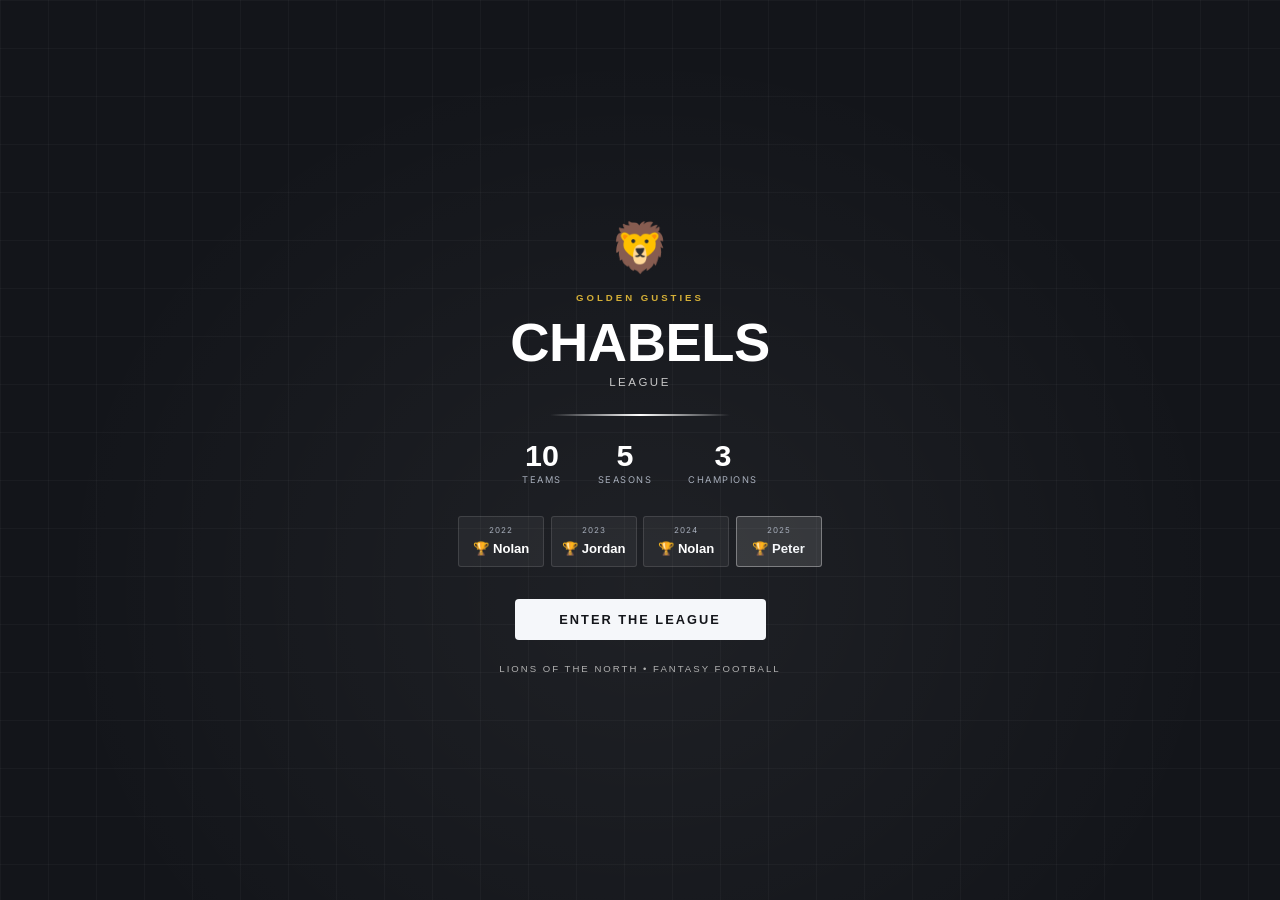
<file: trade-analyzer.html>
<!DOCTYPE html>
<html lang="en">
<head>
  <meta charset="UTF-8">
  <meta name="viewport" content="width=device-width, initial-scale=1.0">
  <title>Trade Analyzer — Chabels</title>
  <link rel="stylesheet" href="css/style.css?v=1">
  <style>
    select.ta-select {
      background: #1e2128; color: #f5f7fa; border: 2px solid #2f333b; padding: 0.7rem 1.2rem;
      border-radius: 4px; font-family: -apple-system, BlinkMacSystemFont, 'Segoe UI', Roboto, sans-serif;
      font-size: 0.9rem; font-weight: 600; width: 100%; cursor: pointer;
    }
    select.ta-select:focus { outline: none; border-color: #f5f7fa; }
    .ta-cols { display: grid; grid-template-columns: 1fr 1fr; gap: 1.2rem; max-width: 900px; margin: 0 auto; }
    @media (max-width: 700px) { .ta-cols { grid-template-columns: 1fr; } }
    .ta-panel { background: #1e2128; border: 1px solid #2f333b; border-radius: 6px; padding: 1.1rem; }
    .ta-panel-title { font-size: 0.7rem; font-weight: 800; color: #a7aebb; text-transform: uppercase;
      letter-spacing: 1px; margin-bottom: 0.7rem; }
    .ta-player-row { display: grid; grid-template-columns: 1.4rem 1fr auto; align-items: center;
      gap: 0.5rem; padding: 0.4rem 0.2rem; border-bottom: 1px solid rgba(255,255,255,0.05); font-size: 0.85rem; }
    .ta-player-row:last-child { border-bottom: none; }
    .ta-player-row input { cursor: pointer; width: 1.1rem; height: 1.1rem; accent-color: #D4AF37; }
    .ta-p-name { font-weight: 700; color: #f5f7fa; }
    .ta-p-meta { color: #a7aebb; font-size: 0.72rem; }
    .ta-p-val { color: #D4AF37; font-weight: 800; text-align: right; }
    .ta-summary { max-width: 900px; margin: 2rem auto 0; }
    .ta-verdict {
      text-align: center; padding: 1.3rem; border-radius: 6px; margin-bottom: 1.2rem;
      font-size: 1.1rem; font-weight: 900; border: 1px solid #2f333b;
    }
    .ta-verdict.fair { background: rgba(212, 175, 55,0.08); color: #D4AF37; border-color: rgba(212, 175, 55,0.3); }
    .ta-verdict.lopsided { background: rgba(255,107,112,0.08); color: #ff8a8e; border-color: rgba(255,107,112,0.3); }
    .ta-verdict-sub { display: block; font-size: 0.75rem; font-weight: 600; color: #a7aebb; margin-top: 0.4rem; text-transform: none; letter-spacing: 0; }
    .ta-impact { display: grid; grid-template-columns: 1fr 1fr; gap: 1.2rem; }
    @media (max-width: 700px) { .ta-impact { grid-template-columns: 1fr; } }
    .ta-impact-card { background: #1e2128; border: 1px solid #2f333b; border-radius: 6px; padding: 1.1rem; }
    .ta-impact-title { font-weight: 800; color: #f5f7fa; font-size: 0.95rem; margin-bottom: 0.6rem; }
    .ta-impact-line { font-size: 0.85rem; color: #c8ccd6; padding: 0.25rem 0; }
    .ta-net-pos { color: #D4AF37; font-weight: 800; }
    .ta-net-neg { color: #ff6b70; font-weight: 800; }
    .ta-pos-chip { display: inline-block; font-size: 0.7rem; font-weight: 700; padding: 0.15rem 0.5rem;
      border-radius: 10px; background: rgba(255,255,255,0.06); color: #c8ccd6; margin: 0.1rem 0.15rem 0.1rem 0; }
    .ta-disclaimer { max-width: 900px; margin: 1.5rem auto 0; text-align: center; color: #6b7280; font-size: 0.75rem; }
  </style>
</head>
<body class="polish">

  <nav class="nav">
    <div class="nav-inner">
      <a href="home.html" class="nav-logo" style="display:flex;align-items:center;"><svg width="30" height="34" viewBox="0 0 60 68" style="vertical-align:middle;margin-right:0.4rem;flex-shrink:0;" aria-hidden="true">
        <path d="M30 2 L56 12 V34 C56 50 44 60 30 66 C16 60 4 50 4 34 V12 Z" fill="#0a0a0a" stroke="#D4AF37" stroke-width="3"/>
        <text x="30" y="42" font-family="Georgia, serif" font-size="28" font-weight="700" fill="#D4AF37" text-anchor="middle">G</text>
      </svg><span>CHABELS<span class="sub">Golden Gusties League</span></span></a>
      <div class="nav-toggle"><span></span><span></span><span></span></div>
      <div class="nav-links">
        <a href="home.html">Home</a>
        <a href="teams.html">Teams</a>
        <a href="history.html">History</a>
        <a href="awards.html">Awards</a>
        <a href="matchups.html">Matchups</a>
        <a href="trade-analyzer.html" class="active">Trade Analyzer</a>
      </div>
    </div>
  </nav>

  <section class="page-header">
    <h1>TRADE <span class="gold">ANALYZER</span></h1>
    <p>Pick two owners, choose who's sending what, and see if it's a fair deal.</p>
  </section>

  <section class="section">
    <div class="ta-cols" style="margin-bottom:1.3rem;">
      <select class="ta-select" id="team-a-select" onchange="rebuild()"><option value="">— Team A —</option></select>
      <select class="ta-select" id="team-b-select" onchange="rebuild()"><option value="">— Team B —</option></select>
    </div>

    <div class="ta-cols">
      <div class="ta-panel">
        <div class="ta-panel-title" id="ta-a-title">Team A sends</div>
        <div id="ta-a-roster"></div>
      </div>
      <div class="ta-panel">
        <div class="ta-panel-title" id="ta-b-title">Team B sends</div>
        <div id="ta-b-roster"></div>
      </div>
    </div>

    <div class="ta-summary" id="ta-summary" style="display:none;">
      <div class="ta-verdict" id="ta-verdict"></div>
      <div class="ta-impact">
        <div class="ta-impact-card">
          <div class="ta-impact-title" id="ta-impact-a-title"></div>
          <div id="ta-impact-a"></div>
        </div>
        <div class="ta-impact-card">
          <div class="ta-impact-title" id="ta-impact-b-title"></div>
          <div id="ta-impact-b"></div>
        </div>
      </div>
    </div>

    <p id="ta-empty-msg" style="text-align:center;color:#a7aebb;">Select two teams above to build a trade.</p>

    <p class="ta-disclaimer">Player value here = season-to-date average fantasy points (actual scoring, not a
      third-party valuation). It doesn't account for schedule, playoff run, or positional need — use your judgment.</p>
  </section>

  <footer class="footer">
    <p><span class="gold">CHABELS</span> &mdash; Golden Gusties Fantasy Football &bull; Est. 2022</p>
  </footer>

  <script src="js/site-data.js"></script>
  <script src="js/gate.js"></script>
  <script>
    document.querySelector('.nav-toggle')?.addEventListener('click', () => {
      document.querySelector('.nav-links').classList.toggle('open');
    });

    var CAREER = (window.SITE_DATA && window.SITE_DATA.career) || {};
    var EXCLUDED_OWNERS = ["Keegan O'Neill", "Carter Kopet", "Graham Nistler"]
      .map(function (n) { return n.toLowerCase().replace(/[.\s]+$/, ''); });

    var teamsList = Object.keys(CAREER)
      .map(function (g) { return { guid: g, owner: CAREER[g].owner, roster: CAREER[g].roster || [] }; })
      .filter(function (t) {
        var norm = t.owner.trim().toLowerCase().replace(/[.\s]+$/, '');
        return EXCLUDED_OWNERS.indexOf(norm) === -1 && t.roster.length > 0;
      })
      .sort(function (a, b) { return a.owner.localeCompare(b.owner); });

    var selA = document.getElementById('team-a-select');
    var selB = document.getElementById('team-b-select');
    teamsList.forEach(function (t) {
      [selA, selB].forEach(function (sel) {
        var opt = document.createElement('option');
        opt.value = t.guid; opt.textContent = t.owner;
        sel.appendChild(opt);
      });
    });
    if (!teamsList.length) {
      document.getElementById('ta-empty-msg').textContent = 'No roster data yet — run the ESPN sync to populate this page.';
    }

    function teamByGuid(guid) {
      return teamsList.filter(function (t) { return t.guid === guid; })[0];
    }

    function playerValue(p) {
      // fall back to this-week projection if no games played yet (early season)
      return p.games_played > 0 ? p.season_ppg : p.proj;
    }

    function renderRoster(containerId, team, side) {
      var el = document.getElementById(containerId);
      if (!team) { el.innerHTML = ''; return; }
      el.innerHTML = team.roster.map(function (p, i) {
        var val = playerValue(p);
        return '<label class="ta-player-row">' +
          '<input type="checkbox" data-side="' + side + '" data-idx="' + i + '" onchange="updateSummary()">' +
          '<span><span class="ta-p-name">' + p.name +
            (p.injury ? '<span style="color:#ff6b70;font-size:0.62rem;margin-left:0.3rem;">' + p.injury + '</span>' : '') +
          '</span><br><span class="ta-p-meta">' + p.pos + ' \u2022 ' + p.pro + (p.starter ? '' : ' \u2022 Bench') + '</span></span>' +
          '<span class="ta-p-val">' + val.toFixed(1) + '</span></label>';
      }).join('');
    }

    function selectedPlayers(team, side) {
      var boxes = document.querySelectorAll('input[data-side="' + side + '"]:checked');
      var idxs = Array.prototype.map.call(boxes, function (b) { return +b.dataset.idx; });
      return idxs.map(function (i) { return team.roster[i]; });
    }

    function posBreakdown(players) {
      var counts = {};
      players.forEach(function (p) { counts[p.pos] = (counts[p.pos] || 0) + 1; });
      return Object.keys(counts).sort().map(function (pos) {
        return '<span class="ta-pos-chip">' + counts[pos] + ' ' + pos + '</span>';
      }).join('') || '<span style="color:#6b7280;">none selected</span>';
    }

    // Called when either team dropdown changes: rebuilds the roster lists (checkboxes reset).
    function rebuild() {
      var teamA = teamByGuid(selA.value);
      var teamB = teamByGuid(selB.value);

      document.getElementById('ta-a-title').textContent = teamA ? (teamA.owner + ' sends') : 'Team A sends';
      document.getElementById('ta-b-title').textContent = teamB ? (teamB.owner + ' sends') : 'Team B sends';
      renderRoster('ta-a-roster', teamA, 'a');
      renderRoster('ta-b-roster', teamB, 'b');
      updateSummary();
    }

    // Called on every checkbox change: only recomputes the summary, never touches the roster lists/checkboxes.
    function updateSummary() {
      var teamA = teamByGuid(selA.value);
      var teamB = teamByGuid(selB.value);

      var summary = document.getElementById('ta-summary');
      var emptyMsg = document.getElementById('ta-empty-msg');
      if (!teamA || !teamB || teamA.guid === teamB.guid) {
        summary.style.display = 'none';
        emptyMsg.style.display = 'block';
        emptyMsg.textContent = (teamA && teamB && teamA.guid === teamB.guid)
          ? 'Pick two different teams.' : 'Select two teams above to build a trade.';
        return;
      }
      emptyMsg.style.display = 'none';

      var aGives = selectedPlayers(teamA, 'a');
      var bGives = selectedPlayers(teamB, 'b');

      if (!aGives.length && !bGives.length) {
        summary.style.display = 'none';
        emptyMsg.style.display = 'block';
        emptyMsg.textContent = 'Check players on each side to build a proposed trade.';
        return;
      }
      summary.style.display = 'block';

      var aOut = aGives.reduce(function (s, p) { return s + playerValue(p); }, 0);
      var bOut = bGives.reduce(function (s, p) { return s + playerValue(p); }, 0);
      var diff = Math.abs(aOut - bOut);
      var bigger = aOut - bOut;

      var verdictEl = document.getElementById('ta-verdict');
      var pctBase = Math.max(aOut, bOut, 1);
      var pctDiff = diff / pctBase;
      if (pctDiff < 0.15) {
        verdictEl.className = 'ta-verdict fair';
        verdictEl.innerHTML = '\u2696\ufe0f Looks Fair<span class="ta-verdict-sub">' +
          teamA.owner + ' gives up ' + aOut.toFixed(1) + ' vs ' + teamB.owner + "'s " + bOut.toFixed(1) +
          ' in season PPG value \u2014 close enough to call even.</span>';
      } else {
        var winner = bigger < 0 ? teamA.owner : teamB.owner;
        var loser = bigger < 0 ? teamB.owner : teamA.owner;
        verdictEl.className = 'ta-verdict lopsided';
        verdictEl.innerHTML = '\u2696\ufe0f Lopsided \u2014 ' + winner + ' likely wins this trade' +
          '<span class="ta-verdict-sub">' + teamA.owner + ': ' + aOut.toFixed(1) + ' out vs ' +
          teamB.owner + ': ' + bOut.toFixed(1) + ' out. ' + loser + ' is giving up more value than they get back.</span>';
      }

      function impactBlock(name, gives, receives, giveVal, receiveVal) {
        var net = receiveVal - giveVal;
        return '<div class="ta-impact-line">Sends: ' + posBreakdown(gives) + '</div>' +
          '<div class="ta-impact-line">Receives: ' + posBreakdown(receives) + '</div>' +
          '<div class="ta-impact-line" style="margin-top:0.5rem;">Value out: <strong>' + giveVal.toFixed(1) + '</strong> \u2022 ' +
          'Value in: <strong>' + receiveVal.toFixed(1) + '</strong></div>' +
          '<div class="ta-impact-line">Net PPG change: <span class="' + (net >= 0 ? 'ta-net-pos' : 'ta-net-neg') + '">' +
          (net >= 0 ? '+' : '') + net.toFixed(1) + '</span></div>';
      }

      document.getElementById('ta-impact-a-title').textContent = teamA.owner;
      document.getElementById('ta-impact-a').innerHTML = impactBlock(teamA.owner, aGives, bGives, aOut, bOut);
      document.getElementById('ta-impact-b-title').textContent = teamB.owner;
      document.getElementById('ta-impact-b').innerHTML = impactBlock(teamB.owner, bGives, aGives, bOut, aOut);
    }
  </script>
  <script src="js/polish.js"></script>
</body>
</html>
</file>
<file: css/style.css>
/* ============================================
   CHABELS — Slate + Green
   Lifted dark greys · single green accent · high-contrast text
   ============================================ */

@import url('https://fonts.googleapis.com/css2?family=Archivo:wght@500;600;700;800;900&family=Inter:wght@400;500;600;700&display=swap');

/* ---------- Variables ---------- */
:root {
  /* Core surfaces — dark, but lifted well off black */
  --bg:             #13151a;
  --bg-alt:         #16181d;
  --bg-subtle:      #191c22;
  --surface:        #1e2128;
  --surface-2:      #262a32;
  --surface-3:      #2f333c;
  --nav-bg:         rgba(19, 21, 26, 0.82);
  --nav-bg-solid:   #15171c;

  /* Accent — one green, used sparingly (also the "win" color) */
  --accent:         #D4AF37;
  --accent-bright:  #E8C86B;
  --accent-dim:     #B8952E;
  --accent-fill:    #D4AF37;
  --accent-on:      #221b05;   /* text on a green fill */
  --accent-hover:   rgba(212, 175, 55, 0.10);
  --accent-glow:    0 0 22px rgba(212, 175, 55, 0.28);
  --accent-tint:    rgba(212, 175, 55, 0.12);

  /* Legacy accent aliases (old inline HTML resolves these) */
  --blue:           #D4AF37;
  --blue-bright:    #E8C86B;
  --blue-dark:      #B8952E;
  --blue-deep:      #B8952E;
  --blue-light:     #172a20;
  --blue-hover:     rgba(212, 175, 55, 0.10);
  --blue-glow:      0 0 22px rgba(212, 175, 55, 0.28);

  /* Trophy / highlight — folded to the accent in this scheme */
  --amber:          #D4AF37;
  --amber-bright:   #E8C86B;
  --amber-bg:       #241f0d;

  /* Text — all pass AA on --surface or darker */
  --text:           #f5f7fa;
  --text-muted:     #a7aebb;
  --text-light:     #8b93a1;
  --text-body:      #d2d7df;

  /* Status */
  --red:            #ff6b70;
  --green:          #D4AF37;
  --red-bg:         rgba(255, 107, 112, 0.14);
  --green-bg:       rgba(212, 175, 55, 0.14);

  /* Borders / hairlines */
  --border:         #2f333b;
  --border-strong:  #3c414c;

  /* Shadows */
  --shadow:         0 1px 3px rgba(0, 0, 0, 0.4);
  --shadow-md:      0 6px 20px rgba(0, 0, 0, 0.42);
  --shadow-lg:      0 16px 44px rgba(0, 0, 0, 0.5);

  /* Misc */
  --radius:         8px;
  --radius-sm:      5px;
  --transition:     all 0.18s ease;

  --font-display:   'Archivo', -apple-system, BlinkMacSystemFont, 'Segoe UI', Roboto, sans-serif;
  --font-body:      'Inter', -apple-system, BlinkMacSystemFont, 'Segoe UI', Roboto, sans-serif;

  /* ---- Backward-compat aliases (old inline HTML + teams-data.js) ---- */
  --cream:          #f5f7fa;
  --cream-soft:     #d2d7df;
  --gold:           #D4AF37;
  --gold-bright:    #E8C86B;
  --white:          #f5f7fa;
  --gray:           #a7aebb;
  --gray-text:      #a7aebb;
  --gray-light:     #2f333b;
  --gray-mid:       #3c414c;
  --muted:          #a7aebb;

  --navy-dark:      #13151a;
  --navy:           #1e2128;
  --navy-mid:       #262a32;
  --navy-light:     #2f333c;
  --slate:          #2f333b;
  --amber-muted:    rgba(212, 175, 55, 0.10);
  --amber-glow:     rgba(212, 175, 55, 0.24);
  --purple-dark:    #13151a;
  --black:          #15171c;
  --black-soft:     #191c22;
  --dark:           #16181d;
  --dark-mid:       #191c22;
  --dark-light:     #1f2229;
}

/* ---------- Reset ---------- */
*, *::before, *::after { box-sizing: border-box; margin: 0; padding: 0; }
html { scroll-behavior: smooth; }

body {
  font-family: var(--font-body);
  background: var(--bg);
  color: var(--text);
  line-height: 1.55;
  -webkit-font-smoothing: antialiased;
  padding-top: 54px;
  overflow-x: hidden;
}

/* Faint green wash at the top — barely there */
body::before {
  content: '';
  position: fixed;
  inset: 0;
  z-index: -1;
  background: radial-gradient(900px circle at 50% -12%, rgba(212, 175, 55, 0.06), transparent 60%);
  pointer-events: none;
}

a { text-decoration: none; color: inherit; }
ul { list-style: none; }
img { max-width: 100%; display: block; }

::selection { background: rgba(212, 175, 55, 0.28); color: #fff; }

h1, h2, h3 {
  font-family: var(--font-display);
  font-weight: 800;
  letter-spacing: -0.01em;
  color: var(--text);
}

.data-table, .rank-num, .countup, .hero, .page-header,
.timeline-year, .divcomp-stat-val, .pill-luck, table {
  font-variant-numeric: tabular-nums;
  font-feature-settings: "tnum" 1;
}

/* ---------- Navigation ---------- */
.nav {
  position: fixed;
  top: 0; left: 0; right: 0;
  z-index: 1000;
  background: var(--nav-bg);
  -webkit-backdrop-filter: saturate(140%) blur(14px);
  backdrop-filter: saturate(140%) blur(14px);
  border-bottom: 1px solid var(--border);
}

.nav-inner {
  max-width: 1280px;
  margin: 0 auto;
  display: flex;
  align-items: center;
  justify-content: space-between;
  height: 54px;
  padding: 0 1.25rem;
}

.nav-logo {
  font-family: var(--font-display);
  font-size: 1rem;
  font-weight: 900;
  color: #ffffff;
  letter-spacing: 0.04em;
  text-transform: uppercase;
  white-space: nowrap;
}

.nav-logo .sub {
  font-size: 0.54rem;
  display: block;
  color: var(--text-light);
  letter-spacing: 0.14em;
  font-weight: 500;
  text-transform: uppercase;
  margin-top: 1px;
}

.nav-links { display: flex; gap: 0; align-items: stretch; height: 54px; }

.nav-links a {
  color: var(--text-muted);
  font-family: var(--font-display);
  font-size: 0.72rem;
  font-weight: 700;
  letter-spacing: 0.06em;
  text-transform: uppercase;
  transition: var(--transition);
  padding: 0 0.95rem;
  display: flex;
  align-items: center;
  border-bottom: 2px solid transparent;
  white-space: nowrap;
}

.nav-links a::after { display: none; }
.nav-links a:hover { color: #ffffff; background: var(--accent-hover); }

.nav-links a.active {
  color: #ffffff;
  border-bottom-color: var(--accent);
  box-shadow: inset 0 -16px 20px -16px var(--accent-glow);
}

.nav-toggle {
  display: none;
  flex-direction: column;
  gap: 5px;
  cursor: pointer;
  padding: 4px;
}

.nav-toggle span {
  width: 24px; height: 2px;
  background: var(--text);
  transition: var(--transition);
  display: block;
}

/* ---------- Ticker Bar (LEAGUE WIRE) ---------- */
.ticker-wrap {
  background: var(--surface);
  border-bottom: 1px solid var(--border);
  height: 32px;
  overflow: hidden;
  display: flex;
  align-items: center;
}

.ticker-label {
  background: var(--accent-fill);
  color: var(--accent-on);
  font-family: var(--font-display);
  font-size: 0.58rem;
  font-weight: 900;
  text-transform: uppercase;
  letter-spacing: 0.12em;
  padding: 0 0.8rem;
  height: 32px;
  display: flex;
  align-items: center;
  flex-shrink: 0;
  z-index: 2;
}

.ticker-track { overflow: hidden; flex: 1; height: 32px; display: flex; align-items: center; }

.ticker-inner {
  display: flex;
  align-items: center;
  white-space: nowrap;
  animation: tickerScroll 42s linear infinite;
}

.ticker-inner span {
  color: var(--text-body);
  font-size: 0.72rem;
  font-weight: 500;
  padding: 0 2rem 0 0;
  letter-spacing: 0.01em;
}

@keyframes tickerScroll {
  0%   { transform: translateX(100vw); }
  100% { transform: translateX(-100%); }
}

/* ---------- Dropdown Menu (retained, unused) ---------- */
.nav-dropdown { position: relative; display: flex; align-items: center; }

.nav-dropdown-toggle {
  color: var(--text-muted);
  font-size: 0.72rem;
  font-weight: 700;
  letter-spacing: 0.06em;
  text-transform: uppercase;
  cursor: pointer;
  padding: 0 0.95rem;
  height: 54px;
  display: flex;
  align-items: center;
  transition: var(--transition);
  user-select: none;
  white-space: nowrap;
  border-bottom: 2px solid transparent;
}

.nav-dropdown:hover .nav-dropdown-toggle,
.nav-dropdown.open .nav-dropdown-toggle,
.nav-dropdown-toggle.active { color: #ffffff; background: var(--accent-hover); }

.nav-dropdown-toggle::after { display: none; }

.nav-dropdown-menu {
  display: none;
  position: absolute;
  top: 54px; right: 0;
  background: var(--surface-2);
  border: 1px solid var(--border-strong);
  border-top: none;
  border-radius: 0 0 var(--radius-sm) var(--radius-sm);
  padding: 0.25rem 0;
  min-width: 190px;
  box-shadow: var(--shadow-md);
  z-index: 1001;
}

.nav-dropdown:hover .nav-dropdown-menu,
.nav-dropdown.open .nav-dropdown-menu { display: block; animation: dropdownFade 0.1s ease; }

@keyframes dropdownFade {
  from { opacity: 0; transform: translateY(-4px); }
  to   { opacity: 1; transform: translateY(0); }
}

.nav-dropdown-menu a {
  display: flex;
  align-items: center;
  height: 38px;
  padding: 0 1rem;
  color: var(--text-muted);
  font-size: 0.72rem;
  font-weight: 600;
  letter-spacing: 0.04em;
  text-transform: uppercase;
  transition: var(--transition);
  white-space: nowrap;
}

.nav-dropdown-menu a:hover,
.nav-dropdown-menu a.active { color: #ffffff; background: var(--accent-hover); }

.nav-dropdown-menu a::after { display: none; }

/* ---------- Hero ---------- */
.hero {
  min-height: 190px;
  display: flex;
  flex-direction: column;
  align-items: center;
  justify-content: center;
  text-align: center;
  background:
    radial-gradient(620px circle at 50% 135%, rgba(212, 175, 55, 0.14), transparent 70%),
    linear-gradient(180deg, var(--bg) 0%, var(--bg-alt) 100%);
  padding: 2.75rem 1.5rem 2.4rem;
  border-bottom: 1px solid var(--border);
  position: relative;
  overflow: hidden;
}

.hero h1 {
  font-family: var(--font-display);
  font-size: clamp(2rem, 5.5vw, 3.4rem);
  font-weight: 900;
  letter-spacing: -0.02em;
  margin-bottom: 0.3rem;
  position: relative;
  color: #ffffff;
  text-transform: uppercase;
}

.hero h1 .gold { color: var(--accent); text-shadow: var(--accent-glow); }

.hero-motto {
  color: var(--accent);
  font-family: var(--font-display);
  font-size: 0.66rem;
  font-weight: 700;
  letter-spacing: 0.28em;
  text-transform: uppercase;
  margin-bottom: 0.45rem;
  position: relative;
}

.hero-subtitle {
  color: var(--text-muted);
  font-size: 0.9rem;
  font-weight: 400;
  max-width: 600px;
  position: relative;
}

/* ---------- Page Header ---------- */
.page-header {
  background:
    radial-gradient(560px circle at 50% 145%, rgba(212, 175, 55, 0.11), transparent 68%),
    linear-gradient(180deg, var(--bg) 0%, var(--bg-alt) 100%);
  padding: 2.75rem 1.5rem 2.2rem;
  text-align: center;
  border-bottom: 1px solid var(--border);
  position: relative;
  overflow: hidden;
}

.page-header h1 {
  font-family: var(--font-display);
  font-size: clamp(1.6rem, 4vw, 2.4rem);
  font-weight: 900;
  letter-spacing: -0.015em;
  margin-bottom: 0.3rem;
  position: relative;
  color: #ffffff;
  text-transform: uppercase;
}

.page-header h1 .gold { color: var(--accent); text-shadow: var(--accent-glow); }

.page-header p {
  color: var(--text-muted);
  font-size: 0.85rem;
  position: relative;
}

/* ---------- Section ---------- */
.section { max-width: 1200px; margin: 0 auto; padding: 2rem 1.25rem; }

.section-title {
  font-family: var(--font-display);
  font-size: 1.1rem;
  font-weight: 800;
  color: var(--text);
  margin-bottom: 0.15rem;
  text-transform: uppercase;
  letter-spacing: 0.03em;
}

.section-sub {
  color: var(--text-muted);
  font-size: 0.85rem;
  margin-bottom: 0.9rem;
  line-height: 1.55;
}

.gold-line {
  width: 42px; height: 3px;
  background: var(--accent);
  margin-bottom: 0.9rem;
  border-radius: 2px;
  box-shadow: var(--accent-glow);
}

/* ---------- Tables ---------- */
.data-table {
  width: 100%;
  border-collapse: collapse;
  background: var(--surface);
  border-radius: var(--radius);
  overflow: hidden;
  box-shadow: var(--shadow-md);
  border: 1px solid var(--border);
}

.data-table thead { background: var(--nav-bg-solid); }

.standings-compact th { padding: 0.45rem 0.7rem; font-size: 0.6rem; }
.standings-compact td { padding: 0.36rem 0.7rem; font-size: 0.8rem; }

.data-table th {
  padding: 0.7rem 0.9rem;
  text-align: left;
  font-family: var(--font-display);
  font-size: 0.64rem;
  text-transform: uppercase;
  letter-spacing: 0.09em;
  color: var(--text-muted);
  font-weight: 700;
  border-bottom: 1px solid var(--border);
}

.data-table td {
  padding: 0.62rem 0.9rem;
  font-size: 0.875rem;
  border-bottom: 1px solid var(--border);
  color: var(--text-body);
}

.data-table tfoot td {
  background: var(--surface-2);
  border-top: 1px solid var(--border-strong);
  font-weight: 700;
  border-bottom: none;
  color: var(--text);
  font-size: 0.83rem;
}

.data-table tbody tr:last-child td { border-bottom: none; }
.data-table tbody tr { transition: background 0.12s ease; }
.data-table tbody tr:hover { background: var(--accent-hover); }
.data-table tbody tr:nth-child(even) { background: rgba(255, 255, 255, 0.022); }
.data-table tbody tr:nth-child(even):hover { background: var(--accent-hover); }

.rank-num { color: var(--accent); font-weight: 800; font-size: 0.9rem; }
.standings-link { text-decoration: none; transition: var(--transition); }
.standings-link:hover { color: var(--accent) !important; text-decoration: underline; }

/* ---------- Cards ---------- */
.card-grid {
  display: grid;
  grid-template-columns: repeat(auto-fill, minmax(300px, 1fr));
  gap: 0.9rem;
}

.card {
  background: var(--surface);
  border: 1px solid var(--border);
  border-radius: var(--radius);
  padding: 1.15rem 1.3rem;
  transition: var(--transition);
  box-shadow: var(--shadow);
}

.card:hover { box-shadow: var(--shadow-md); border-color: var(--accent); }

.card h3 {
  font-size: 0.9rem;
  font-weight: 800;
  text-transform: uppercase;
  letter-spacing: 0.02em;
  color: var(--text);
}

/* ---------- Info Block ---------- */
.info-block {
  background: var(--surface);
  border-radius: var(--radius);
  padding: 1rem 1.3rem;
  border: 1px solid var(--border);
  border-left: 2px solid var(--accent);
  margin-bottom: 0.7rem;
  box-shadow: var(--shadow);
}

.info-block h3 {
  color: var(--accent);
  font-size: 0.8rem;
  font-weight: 800;
  margin-bottom: 0.3rem;
  text-transform: uppercase;
  letter-spacing: 0.03em;
}

.info-block p { color: var(--text-body); font-size: 0.88rem; line-height: 1.65; }

/* ---------- Timeline ---------- */
.timeline { position: relative; padding-left: 2.25rem; margin-top: 1.25rem; }

.timeline::before {
  content: '';
  position: absolute;
  left: 9px; top: 4px; bottom: 0;
  width: 2px;
  background: linear-gradient(180deg, var(--accent) 0%, var(--border) 100%);
}

.timeline-item { position: relative; margin-bottom: 2.5rem; }

.timeline-dot {
  position: absolute;
  left: -2.25rem; top: 0.3rem;
  width: 16px; height: 16px;
  background: var(--accent);
  border: 3px solid var(--bg);
  border-radius: 50%;
  box-shadow: 0 0 0 1px var(--border-strong), var(--accent-glow);
  z-index: 1;
}

.timeline-year {
  font-family: var(--font-display);
  font-size: 1.15rem;
  font-weight: 900;
  color: var(--text);
  margin-bottom: 0.35rem;
  text-transform: uppercase;
  letter-spacing: 0.02em;
}

.timeline-text {
  color: var(--text-muted);
  line-height: 1.65;
  font-size: 0.875rem;
  margin-bottom: 0.75rem;
}

.timeline-text strong { color: var(--text); font-weight: 700; }

/* ---------- Tab Switcher ---------- */
.tab-switcher {
  display: flex;
  gap: 0;
  flex-wrap: wrap;
  border-bottom: 1px solid var(--border);
  margin-bottom: 0;
}

.tab-btn {
  padding: 0.65rem 1.1rem;
  border: none;
  border-bottom: 2px solid transparent;
  background: transparent;
  color: var(--text-muted);
  border-radius: 0;
  cursor: pointer;
  font-family: var(--font-display);
  font-size: 0.72rem;
  font-weight: 700;
  letter-spacing: 0.05em;
  text-transform: uppercase;
  transition: all 0.15s ease;
  margin-bottom: -1px;
}

.tab-btn:hover { color: var(--text); }
.tab-btn.active { color: var(--accent); border-bottom-color: var(--accent); }

.analytics-section { display: none; }
.analytics-section.active { display: block; }

/* ---------- Footer ---------- */
.footer {
  background: var(--nav-bg-solid);
  text-align: center;
  padding: 1.5rem 1.25rem;
  color: var(--text-muted);
  font-size: 0.75rem;
  border-top: 1px solid var(--border);
}

.footer .gold { color: var(--accent); }

/* ---------- Luck Colors ---------- */
.luck-positive { color: var(--green); font-weight: 700; }
.luck-negative { color: var(--red); font-weight: 700; }
.luck-neutral  { color: var(--text-muted); font-weight: 700; }

/* ---------- Award Card ---------- */
.award-card {
  background: var(--surface);
  border: 1px solid var(--border);
  border-top: 2px solid var(--border-strong);
  border-radius: var(--radius);
  padding: 1.4rem;
  text-align: center;
  transition: var(--transition);
  box-shadow: var(--shadow);
}

.award-card:hover {
  box-shadow: var(--shadow-md);
  border-color: var(--border-strong);
  border-top-color: var(--accent);
  transform: translateY(-3px);
}

.award-card.featured { border-top: 2px solid var(--accent); background: linear-gradient(180deg, var(--accent-tint), var(--surface) 62%); }

.award-icon { font-size: 2.25rem; margin-bottom: 0.5rem; }

.award-title {
  color: var(--accent);
  font-family: var(--font-display);
  font-size: 0.62rem;
  font-weight: 800;
  letter-spacing: 0.11em;
  text-transform: uppercase;
  margin-bottom: 0.35rem;
}

.award-winner { color: var(--text); font-size: 1.1rem; font-weight: 800; margin-bottom: 0.3rem; }
.award-detail { color: var(--text-muted); font-size: 0.8rem; line-height: 1.55; }

/* ---------- Summary Card ---------- */
.summary-card {
  background: var(--surface);
  border: 1px solid var(--border);
  border-left: 2px solid var(--accent);
  border-radius: var(--radius);
  padding: 1.15rem 1.3rem;
  transition: var(--transition);
  box-shadow: var(--shadow);
}

.summary-card:hover { box-shadow: var(--shadow-md); border-color: var(--border-strong); }

.summary-card h3 {
  color: var(--text);
  font-size: 0.82rem;
  font-weight: 800;
  margin-bottom: 0.3rem;
  text-transform: uppercase;
  letter-spacing: 0.02em;
}

.summary-card p { color: var(--text-muted); font-size: 0.85rem; line-height: 1.55; }

/* ---------- Luck Pill ---------- */
.pill-luck {
  display: inline-block;
  padding: 0.18rem 0.5rem;
  border-radius: 4px;
  font-size: 0.72rem;
  font-weight: 800;
}

.pill-luck.pos { background: var(--green-bg); color: var(--green); }
.pill-luck.neg { background: var(--red-bg); color: var(--red); }
.pill-luck.neu { background: rgba(255, 255, 255, 0.06); color: var(--text-muted); }

/* ---------- Analytics cell highlighting ---------- */
.pf-high  { color: var(--green); font-weight: 700; }
.pf-low   { color: var(--red); }
.pf-mid   { color: var(--text-muted); }

/* ---------- Teams-data.js injected content ---------- */
#tp-h2h > div,
#tp-seasons > div { border-bottom: 1px solid var(--border) !important; }

#tp-h2h > div:last-child,
#tp-seasons > div:last-child { border-bottom: none !important; }

/* ---------- Responsive ---------- */
@media (max-width: 768px) {
  .nav-links {
    display: none;
    position: absolute;
    top: 54px; left: 0; right: 0;
    background: var(--nav-bg-solid);
    flex-direction: column;
    padding: 0.25rem 0;
    height: auto;
    gap: 0;
    border-bottom: 1px solid var(--border);
    box-shadow: var(--shadow-md);
  }

  .nav-links.open { display: flex; }
  .nav-toggle { display: flex; }

  .nav-links a {
    height: 46px;
    padding: 0 1.25rem;
    border-bottom: none;
    border-left: 2px solid transparent;
    width: 100%;
    justify-content: flex-start;
  }

  .nav-links a.active {
    border-left-color: var(--accent);
    border-bottom: none;
    background: var(--accent-hover);
    box-shadow: none;
  }

  .nav-dropdown { flex-direction: column; align-items: flex-start; width: 100%; }

  .nav-dropdown-toggle {
    height: 38px;
    padding: 0 1.25rem;
    opacity: 0.45;
    pointer-events: none;
    font-size: 0.66rem;
    letter-spacing: 0.12em;
    width: 100%;
    border-bottom: none;
  }

  .nav-dropdown-menu {
    display: block;
    position: static;
    background: transparent;
    border: none;
    border-left: 2px solid var(--accent);
    border-radius: 0;
    padding: 0.15rem 0 0.25rem 1.25rem;
    box-shadow: none;
    min-width: unset;
    width: 100%;
    animation: none;
    margin-left: 1.25rem;
  }

  .nav-dropdown-menu a { height: 36px; padding: 0 0.5rem; font-size: 0.72rem; }

  .card-grid { grid-template-columns: 1fr; }

  .data-table th, .data-table td { padding: 0.5rem 0.6rem; font-size: 0.75rem; }

  .tab-switcher { gap: 0; overflow-x: auto; flex-wrap: nowrap; }
  .tab-btn { padding: 0.55rem 0.8rem; font-size: 0.68rem; white-space: nowrap; }

  .ticker-wrap { display: none; }

  .timeline { padding-left: 1.75rem; }
  .timeline-dot { left: -1.75rem; }
}

/* ============================================
   PHONE POLISH (<=480px)
   ============================================ */
.hero-cards { display: grid; grid-template-columns: 1fr 1fr; gap: 1rem; }

@media (max-width: 480px) {
  .hero-cards { grid-template-columns: 1fr; gap: 0.75rem; }
  .hero-card { padding: 1.05rem 1.1rem !important; gap: 0.85rem !important; }
  .hero-card-emoji { font-size: 2.6rem !important; }

  .section { padding: 1.4rem 0.9rem; }
  .hero, .page-header { padding: 2rem 1rem 1.6rem; }
  .page-header h1 { font-size: clamp(1.6rem, 8vw, 2.2rem); }

  .section-title { font-size: 1.15rem; }
  .section-sub { font-size: 0.85rem; }

  .card-grid { grid-template-columns: 1fr; gap: 0.85rem; }
  .card, .summary-card, .award-card { padding: 1rem 1.1rem; }

  .table-scroll, [style*="overflow-x:auto"] {
    -webkit-overflow-scrolling: touch;
    scrollbar-width: thin;
    position: relative;
  }
  .table-scroll::after {
    content: "";
    position: sticky; right: 0; top: 0;
    float: right;
    width: 26px; height: 100%;
    margin-left: -26px;
    background: linear-gradient(90deg, rgba(19, 21, 26, 0), rgba(19, 21, 26, 0.9));
    pointer-events: none;
  }
  .data-table th, .data-table td {
    padding: 0.45rem 0.55rem;
    font-size: 0.72rem;
    white-space: nowrap;
  }
  .data-table.sticky-first th:first-child,
  .data-table.sticky-first td:first-child {
    position: sticky; left: 0; z-index: 2;
    background: var(--surface);
    box-shadow: 2px 0 6px rgba(0, 0, 0, 0.4);
  }
  .data-table.sticky-first thead th:first-child { z-index: 3; background: var(--nav-bg-solid); }

  .nav-links a { height: 48px; font-size: 0.9rem; }
  .tab-btn { padding: 0.6rem 0.95rem; font-size: 0.72rem; }
  .btn, button, .enter-btn { min-height: 44px; }

  input, select, textarea { font-size: 16px; }
}

/* ============================================================
   SITE-WIDE POLISH PRIMITIVES  (opt-in via <body class="polish">)
   ============================================================ */
.polish .reveal { opacity: 0; transform: translateY(20px); transition: opacity .6s ease, transform .6s ease; }
.polish .reveal.in { opacity: 1; transform: none; }
.polish .reveal.d1 { transition-delay: .06s; }
.polish .reveal.d2 { transition-delay: .12s; }
.polish .reveal.d3 { transition-delay: .18s; }
.polish .reveal.d4 { transition-delay: .24s; }

.polish .section-title { position: relative; }
.polish .gold-line { position: relative; overflow: hidden; }
.polish .gold-line::after {
  content: ""; position: absolute; inset: 0;
  background: linear-gradient(90deg, var(--accent-bright), transparent);
  transform: translateX(-100%); transition: transform .7s ease;
}
.polish .gold-line.in::after { transform: translateX(0); }

.polish .card,
.polish .summary-card,
.polish .award-card,
.polish .data-table {
  transition: transform .18s ease, box-shadow .18s ease, border-color .18s ease;
}
.polish .card:hover,
.polish .summary-card:hover,
.polish .award-card:hover {
  transform: translateY(-4px);
  box-shadow: var(--shadow-lg);
}

.polish .lift { transition: transform .18s ease, box-shadow .18s ease; }
.polish .lift:hover { transform: translateY(-4px); box-shadow: var(--shadow-lg); }

.polish .data-table tbody tr { transition: background .15s ease; }
.polish .data-table tbody tr:hover { background: var(--accent-hover); }

.polish .countup[data-target] { font-variant-numeric: tabular-nums; }

html { scroll-behavior: smooth; }

@media (prefers-reduced-motion: reduce) {
  html { scroll-behavior: auto; }
  .ticker-inner { animation: none; }
  .polish .reveal { opacity: 1 !important; transform: none !important; transition: none !important; }
  .polish .gold-line::after { transform: translateX(0) !important; transition: none !important; }
  .polish .card, .polish .summary-card, .polish .award-card, .polish .lift, .polish .data-table tbody tr { transition: none !important; }
}
</file>
